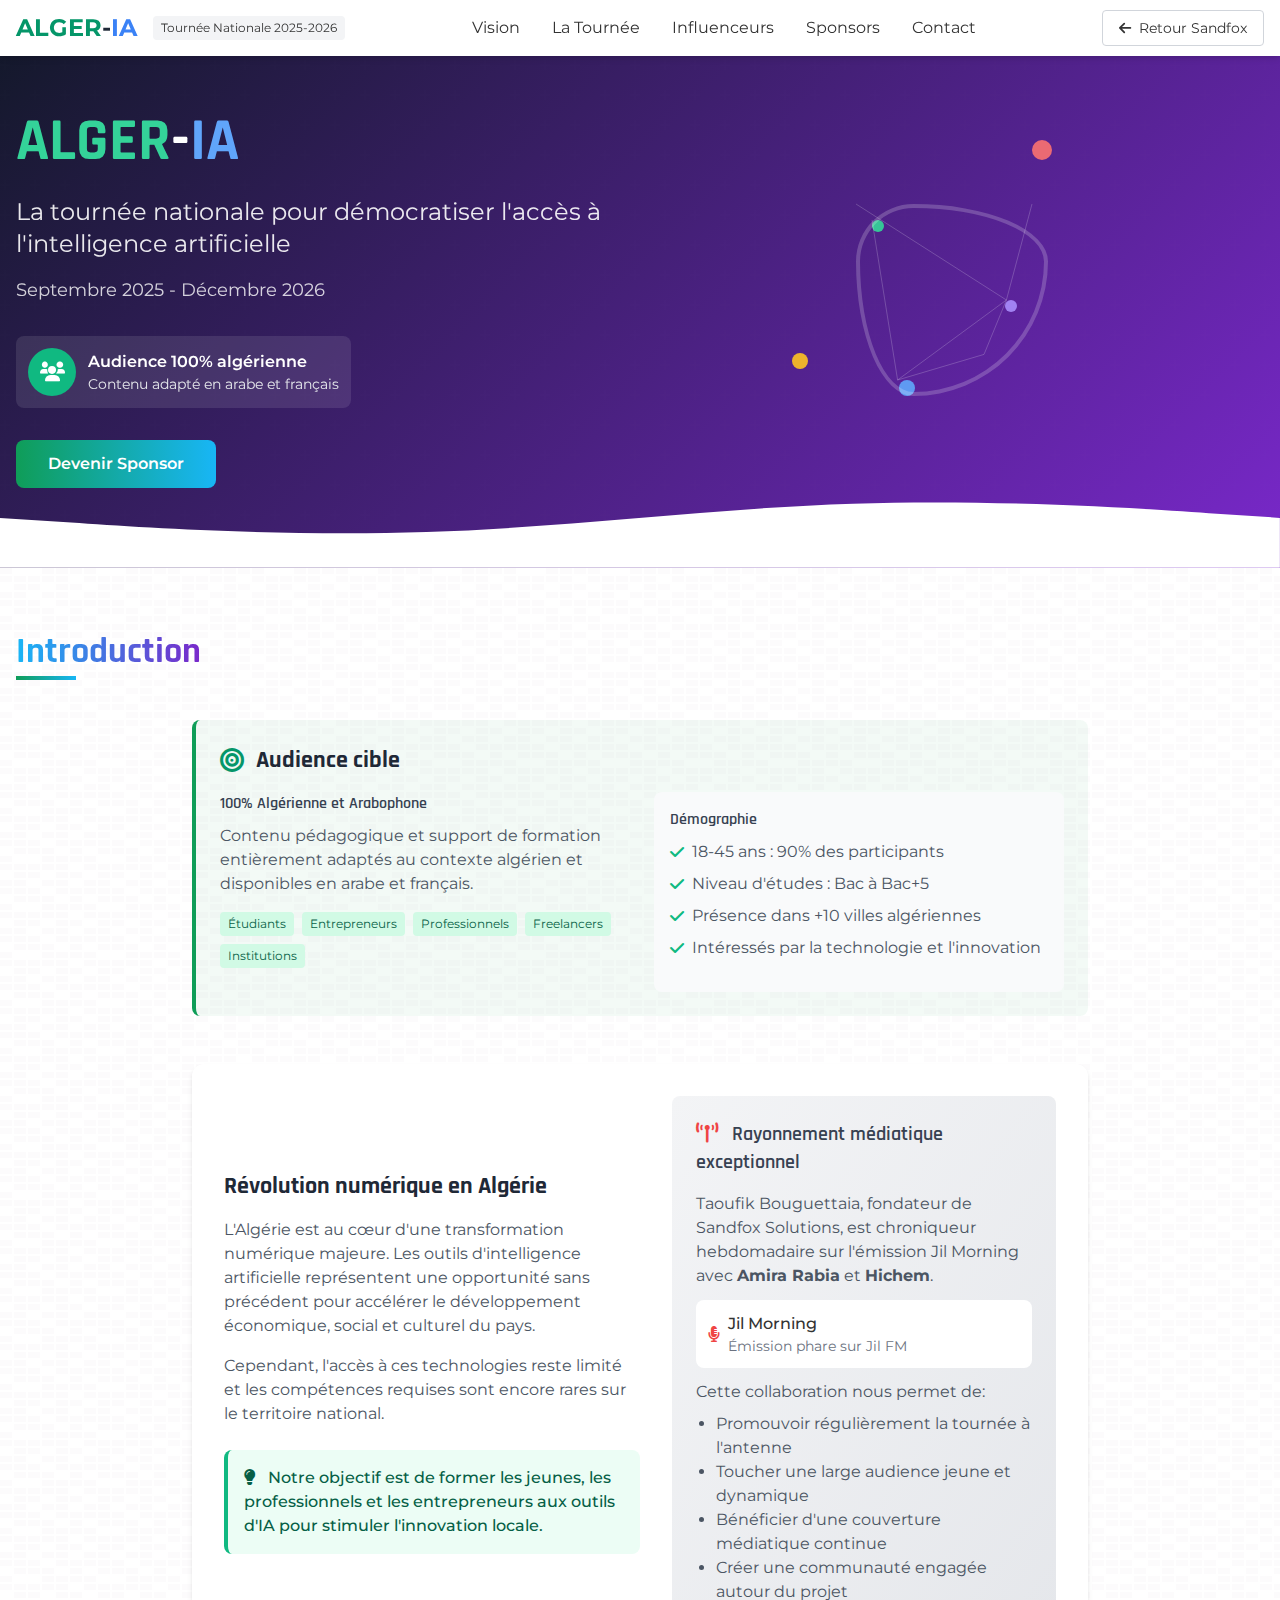
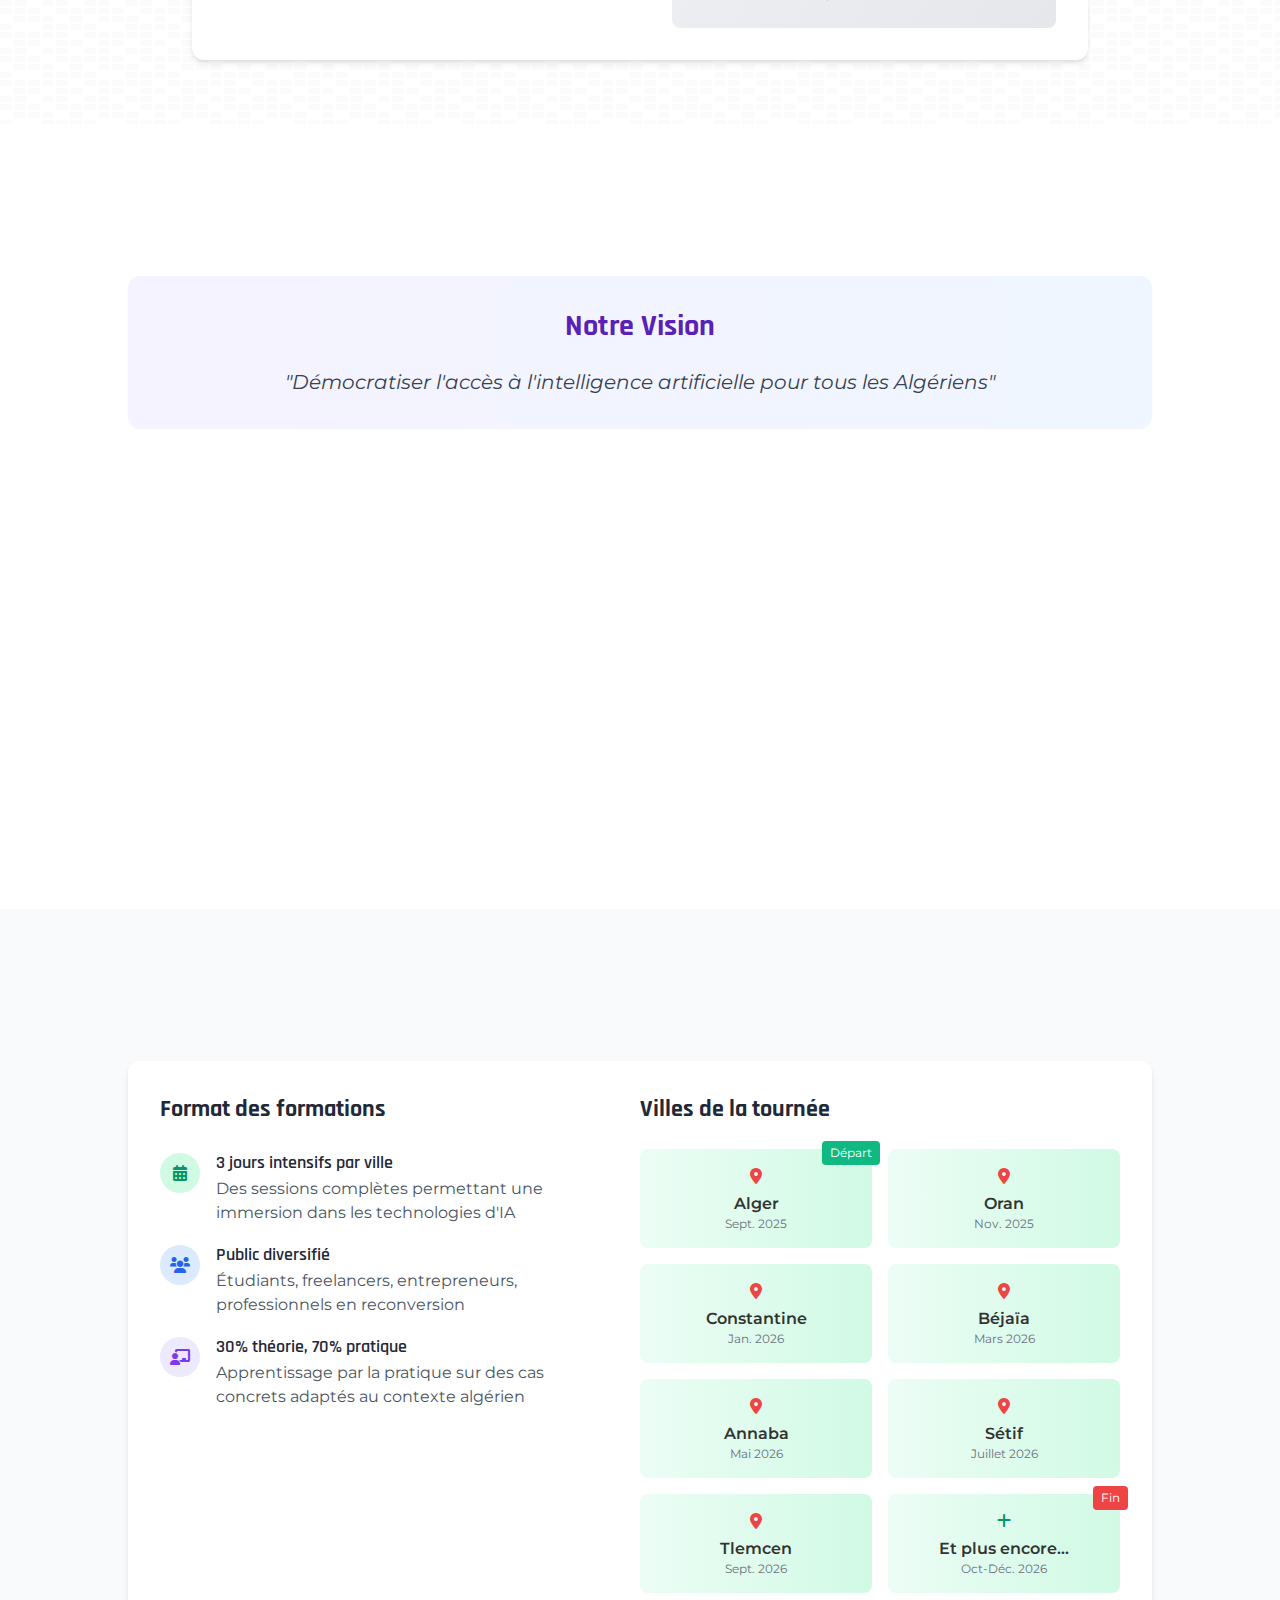
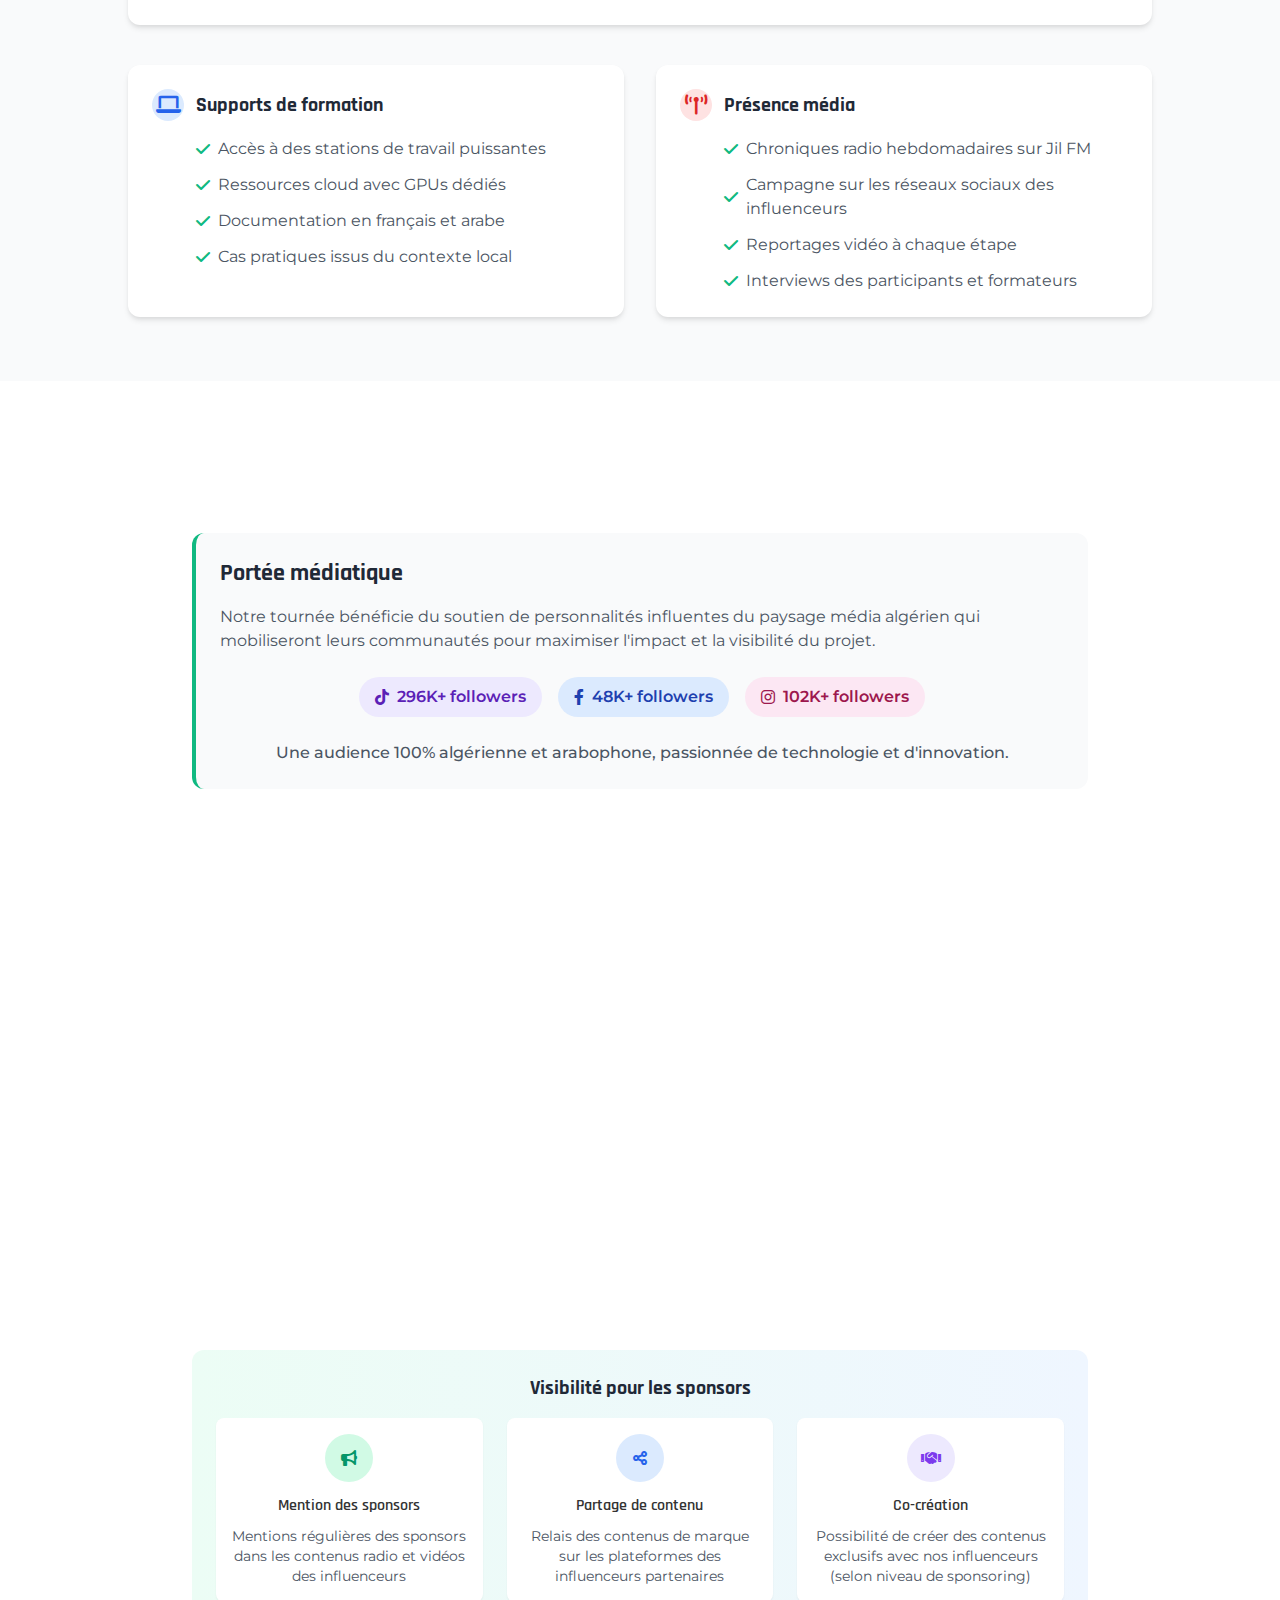
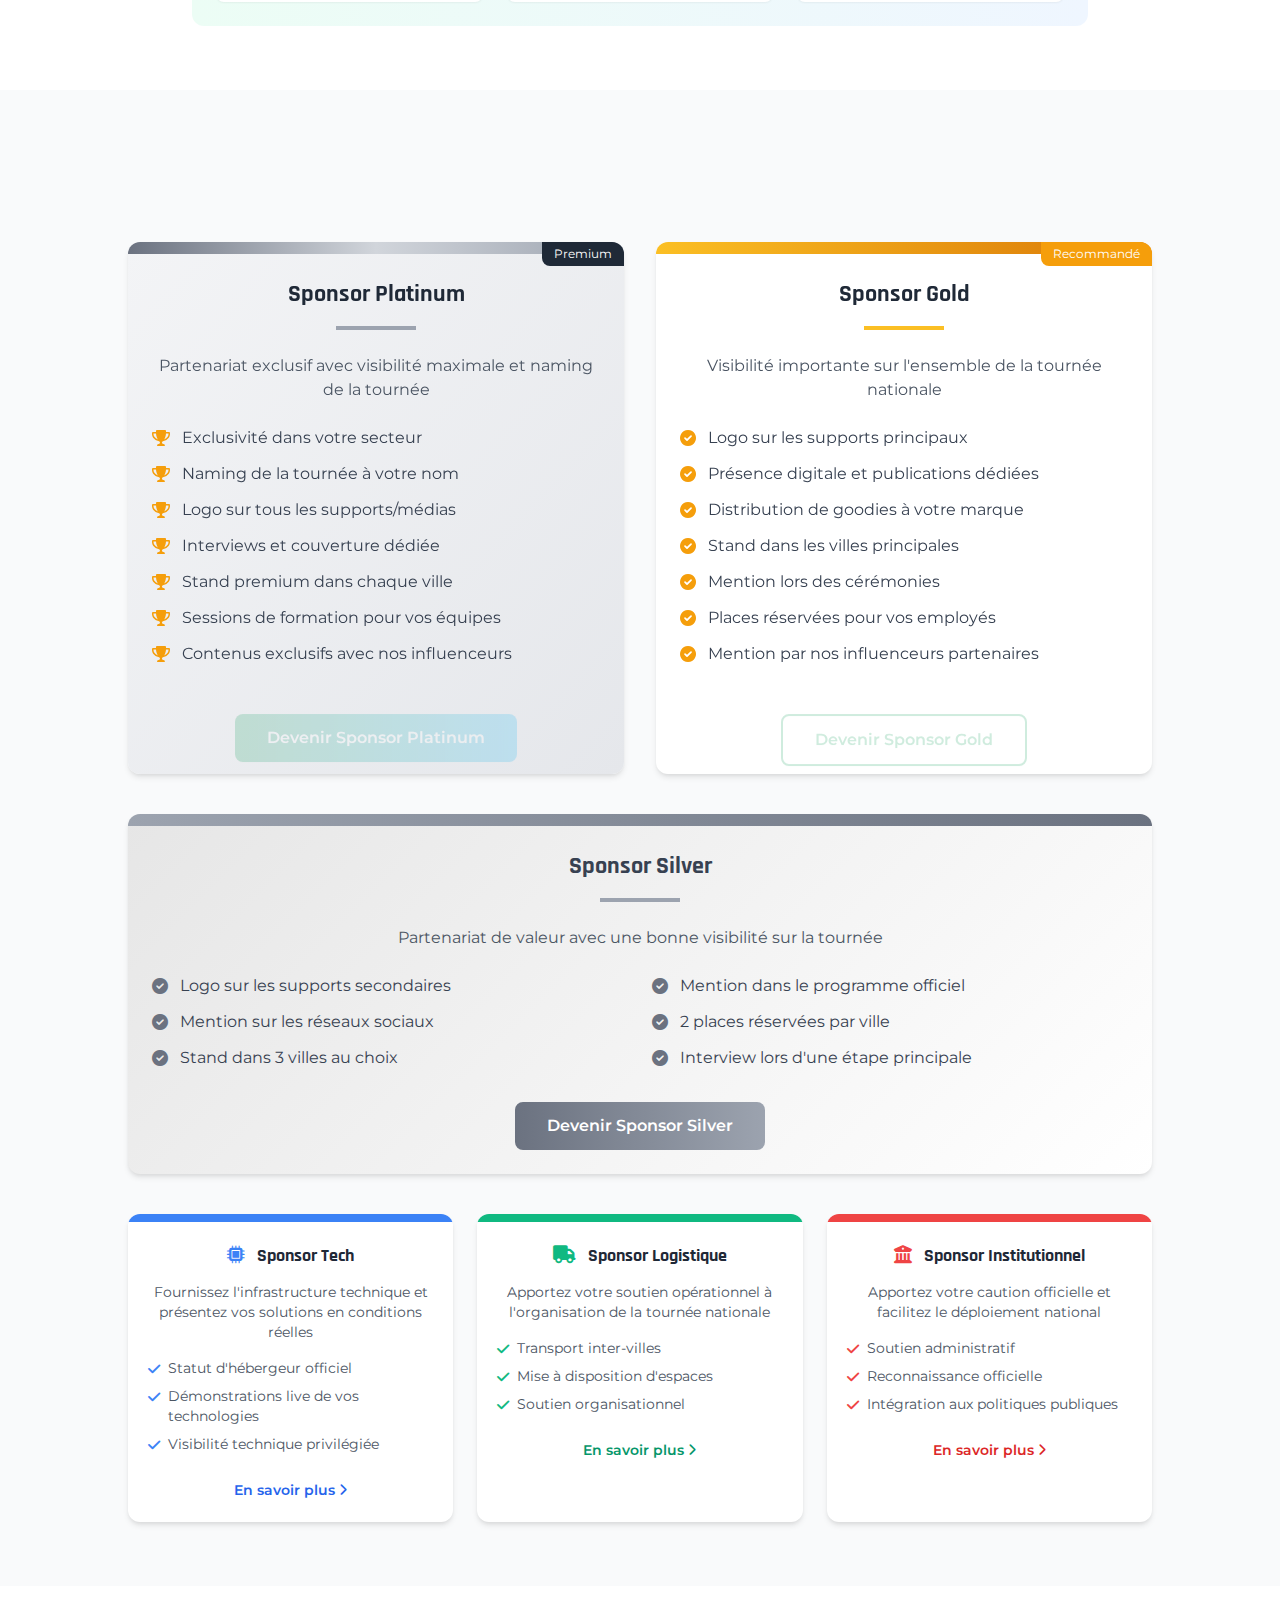
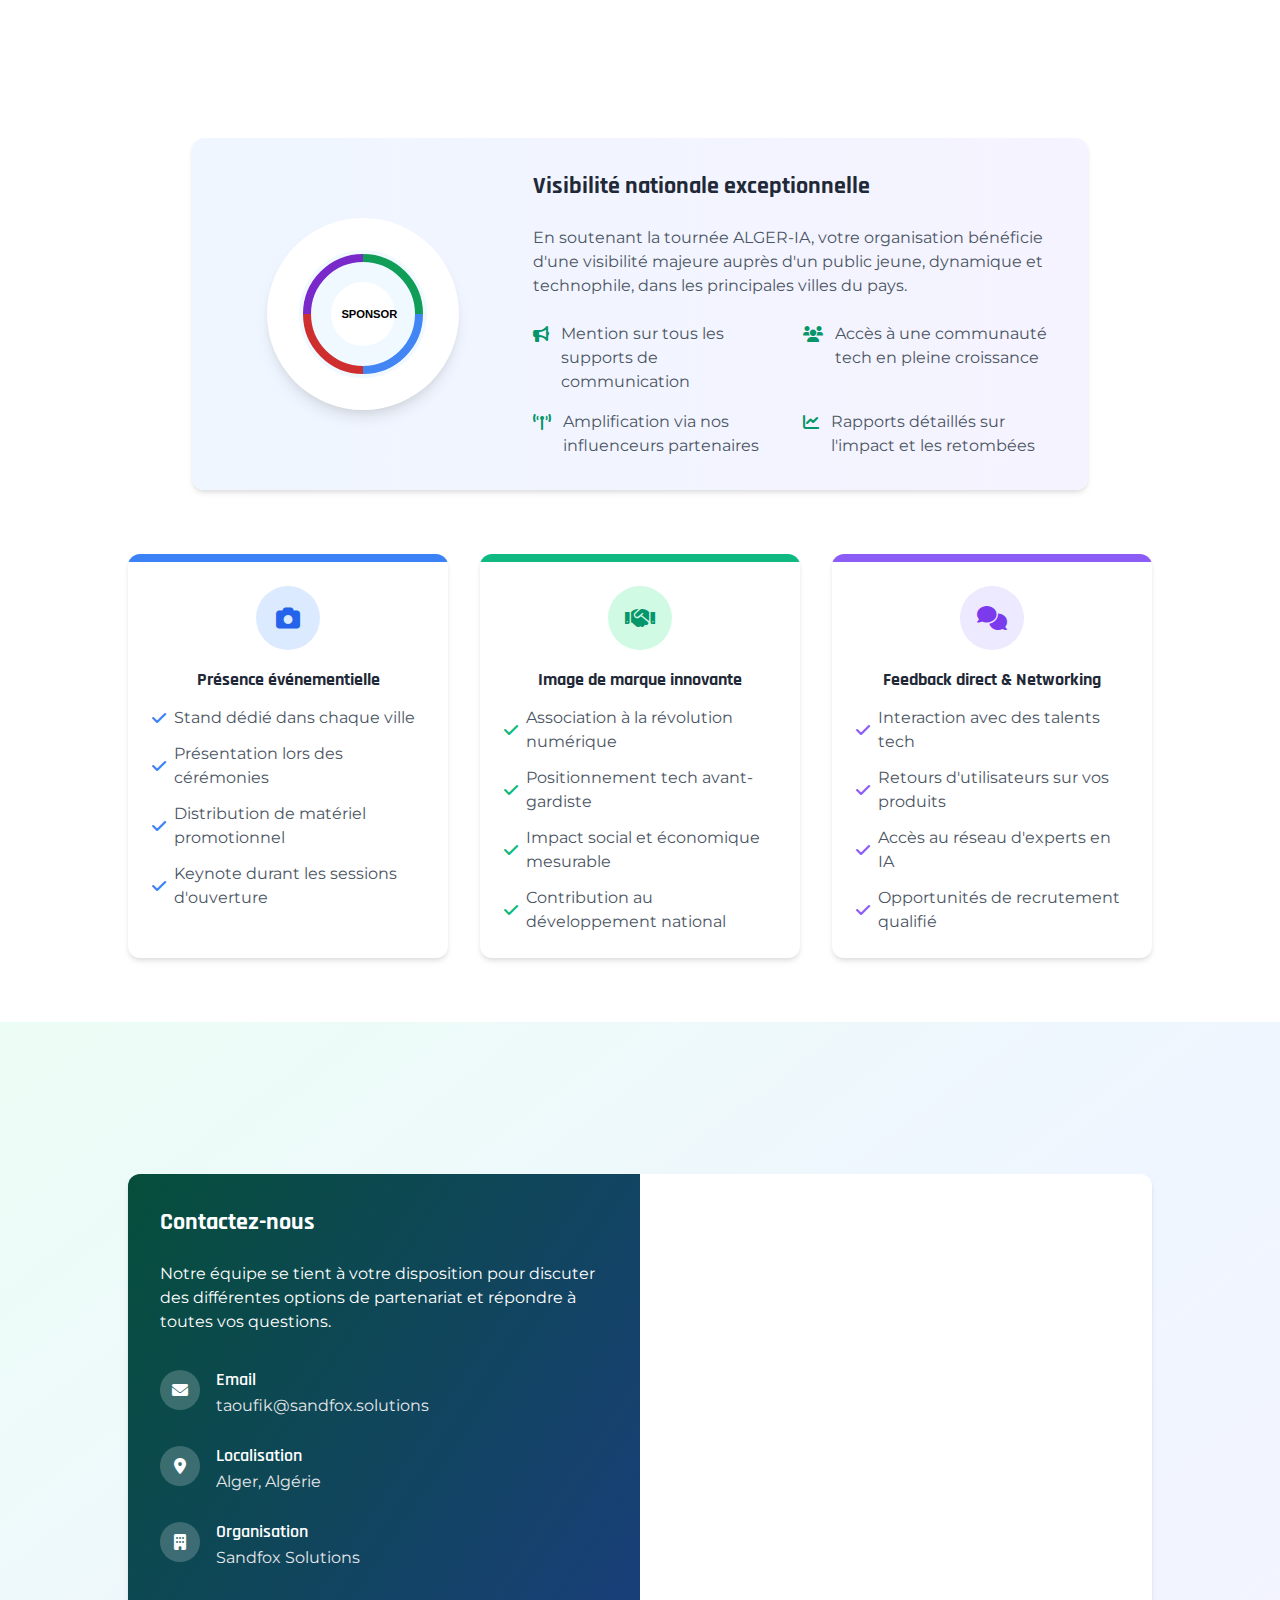
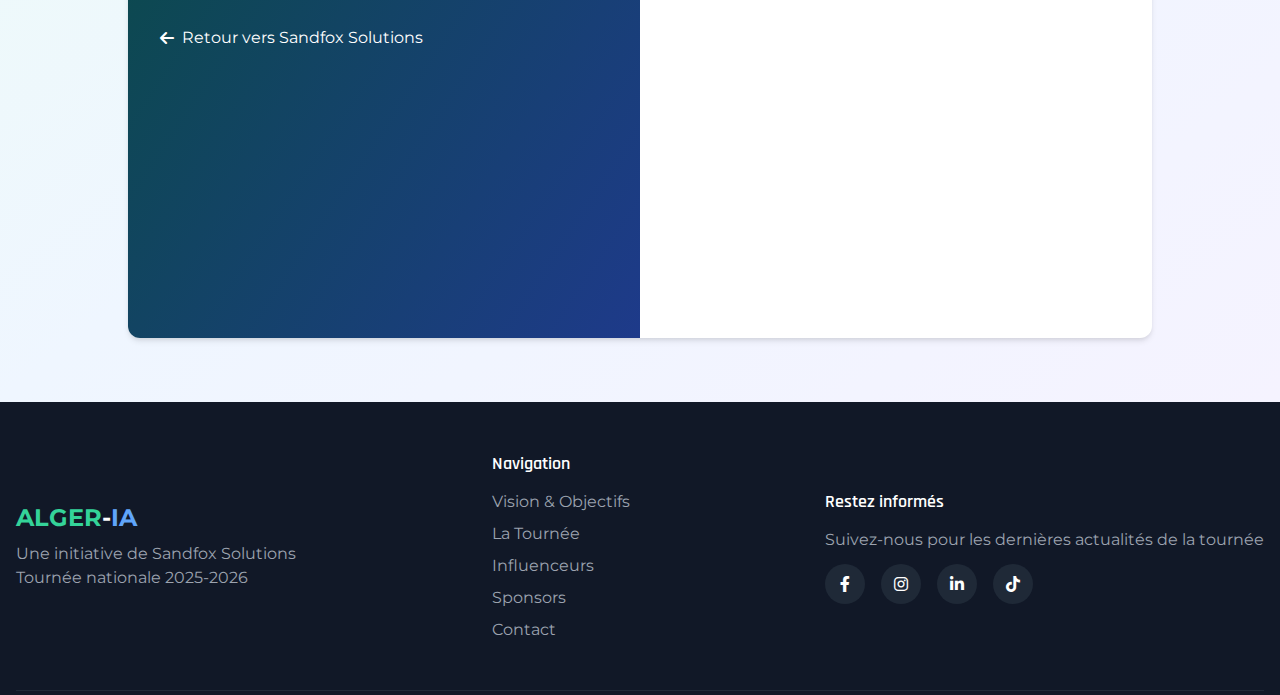
<file: index.html>
<html xmlns="http://www.w3.org/1999/xhtml" lang="en">

<head>
	<meta http-equiv="Content-Type" content="text/html; charset=utf-8" />
	<meta name="description" content="HTTrack is an easy-to-use website mirror utility. It allows you to download a World Wide website from the Internet to a local directory,building recursively all structures, getting html, images, and other files from the server to your computer. Links are rebuiltrelatively so that you can freely browse to the local site (works with any browser). You can mirror several sites together so that you can jump from one toanother. You can, also, update an existing mirror site, or resume an interrupted download. The robot is fully configurable, with an integrated help" />
	<meta name="keywords" content="httrack, HTTRACK, HTTrack, winhttrack, WINHTTRACK, WinHTTrack, offline browser, web mirror utility, aspirateur web, surf offline, web capture, www mirror utility, browse offline, local  site builder, website mirroring, aspirateur www, internet grabber, capture de site web, internet tool, hors connexion, unix, dos, windows 95, windows 98, solaris, ibm580, AIX 4.0, HTS, HTGet, web aspirator, web aspirateur, libre, GPL, GNU, free software" />
	<title>Local index - HTTrack Website Copier</title>
  <!-- Mirror and index made by HTTrack Website Copier/3.49-2 [XR&CO'2014] -->
	<style type="text/css">
	<!--

body {
	margin: 0;  padding: 0;  margin-bottom: 15px;  margin-top: 8px;
	background: #77b;
}
body, td {
	font: 14px "Trebuchet MS", Verdana, Arial, Helvetica, sans-serif;
	}

#subTitle {
	background: #000;  color: #fff;  padding: 4px;  font-weight: bold; 
	}

#siteNavigation a, #siteNavigation .current {
	font-weight: bold;  color: #448;
	}
#siteNavigation a:link    { text-decoration: none; }
#siteNavigation a:visited { text-decoration: none; }

#siteNavigation .current { background-color: #ccd; }

#siteNavigation a:hover   { text-decoration: none;  background-color: #fff;  color: #000; }
#siteNavigation a:active  { text-decoration: none;  background-color: #ccc; }


a:link    { text-decoration: underline;  color: #00f; }
a:visited { text-decoration: underline;  color: #000; }
a:hover   { text-decoration: underline;  color: #c00; }
a:active  { text-decoration: underline; }

#pageContent {
	clear: both;
	border-bottom: 6px solid #000;
	padding: 10px;  padding-top: 20px;
	line-height: 1.65em;
	background-image: url(backblue.gif);
	background-repeat: no-repeat;
	background-position: top right;
	}

#pageContent, #siteNavigation {
	background-color: #ccd;
	}


.imgLeft  { float: left;   margin-right: 10px;  margin-bottom: 10px; }
.imgRight { float: right;  margin-left: 10px;   margin-bottom: 10px; }

hr { height: 1px;  color: #000;  background-color: #000;  margin-bottom: 15px; }

h1 { margin: 0;  font-weight: bold;  font-size: 2em; }
h2 { margin: 0;  font-weight: bold;  font-size: 1.6em; }
h3 { margin: 0;  font-weight: bold;  font-size: 1.3em; }
h4 { margin: 0;  font-weight: bold;  font-size: 1.18em; }

.blak { background-color: #000; }
.hide { display: none; }
.tableWidth { min-width: 400px; }

.tblRegular       { border-collapse: collapse; }
.tblRegular td    { padding: 6px;  background-image: url(fade.gif);  border: 2px solid #99c; }
.tblHeaderColor, .tblHeaderColor td { background: #99c; }
.tblNoBorder td   { border: 0; }


// -->
</style>

</head>

<table width="76%" border="0" align="center" cellspacing="0" cellpadding="3" class="tableWidth">
	<tr>
	<td id="subTitle">HTTrack Website Copier - Open Source offline browser</td>
	</tr>
</table>
<table width="76%" border="0" align="center" cellspacing="0" cellpadding="0" class="tableWidth">
<tr class="blak">
<td>
	<table width="100%" border="0" align="center" cellspacing="1" cellpadding="0">
	<tr>
	<td colspan="6"> 
		<table width="100%" border="0" align="center" cellspacing="0" cellpadding="10">
		<tr> 
		<td id="pageContent"> 
<!-- ==================== End prologue ==================== -->

	<meta name="generator" content="HTTrack Website Copier/3.x">
	<TITLE>Local index - HTTrack</TITLE>
</HEAD>
<BODY>
<H1 ALIGN=Center>Index of locally available sites:</H1>
	<TABLE BORDER="0" WIDTH="100%" CELLSPACING="1" CELLPADDING="0">
		<TR>
			<TD BACKGROUND="fade.gif">
				&middot;
					<A HREF="page.genspark.site/page/toolu_014FyotUWW2ZwScTUXAagrGb/alger_ia_sponsors_ameliore.html">
						Alger-IA | TournÃ©e Nationale IA par Sandfox Solutions
					</A>		
			</TD>
		</TR>
	</TABLE>
	<BR>
	<BR>
	<BR>
  	<H6 ALIGN="RIGHT">
	<I>Mirror and index made by HTTrack Website Copier [XR&amp;CO'2008]</I>
	</H6>
	<!-- Mirror and index made by HTTrack Website Copier/3.49-2 [XR&CO'2014] -->
	<!-- Thanks for using HTTrack Website Copier! -->
	<meta HTTP-EQUIV="Refresh" CONTENT="0; URL=page.genspark.site/page/toolu_014FyotUWW2ZwScTUXAagrGb/alger_ia_sponsors_ameliore.html">


<!-- ==================== Start epilogue ==================== -->
		</td>
		</tr>
		</table>
	</td>
	</tr>
	</table>
</td>
</tr>
</table>

<table width="76%" border="0" align="center" valign="bottom" cellspacing="0" cellpadding="0">
	<tr>
	<td id="footer"><small>&copy; 2008 Xavier Roche & other contributors - Web Design: Leto Kauler.</small></td>
	</tr>
</table>

</body>

</html>
</file>
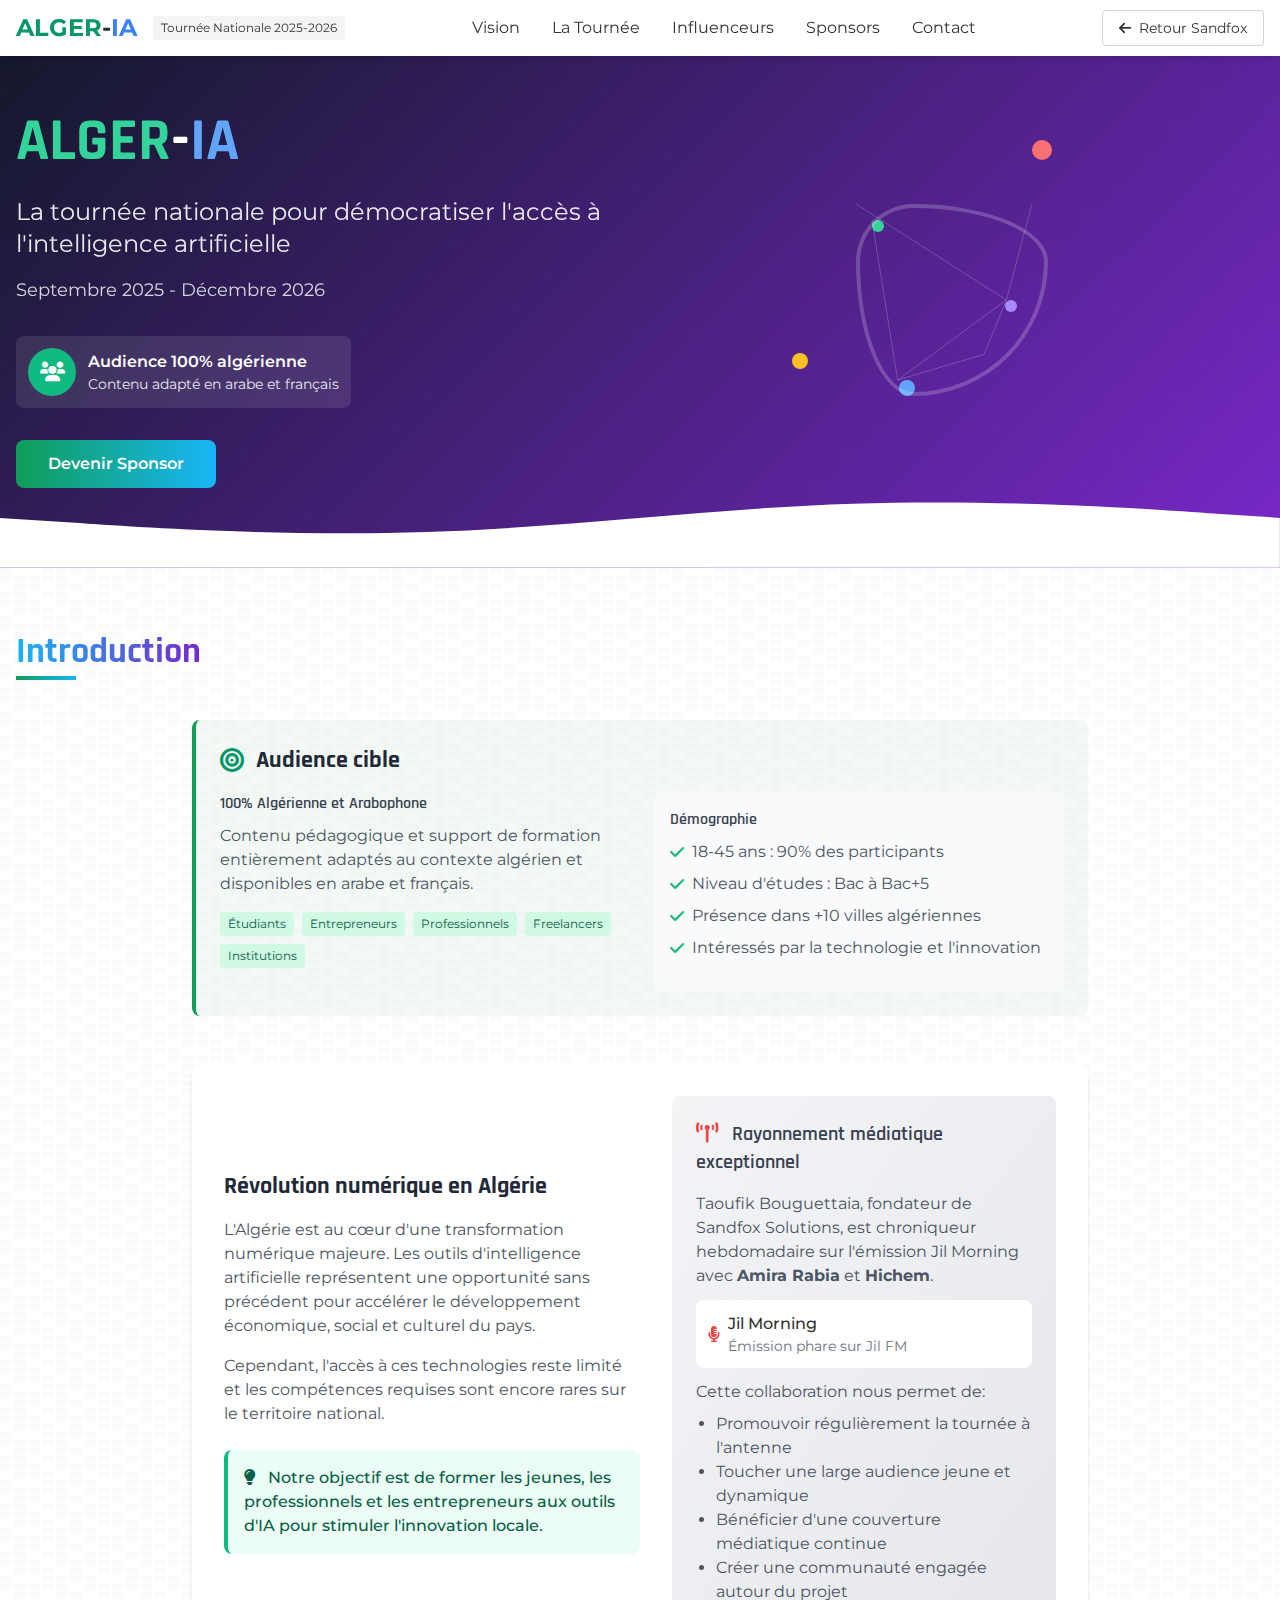
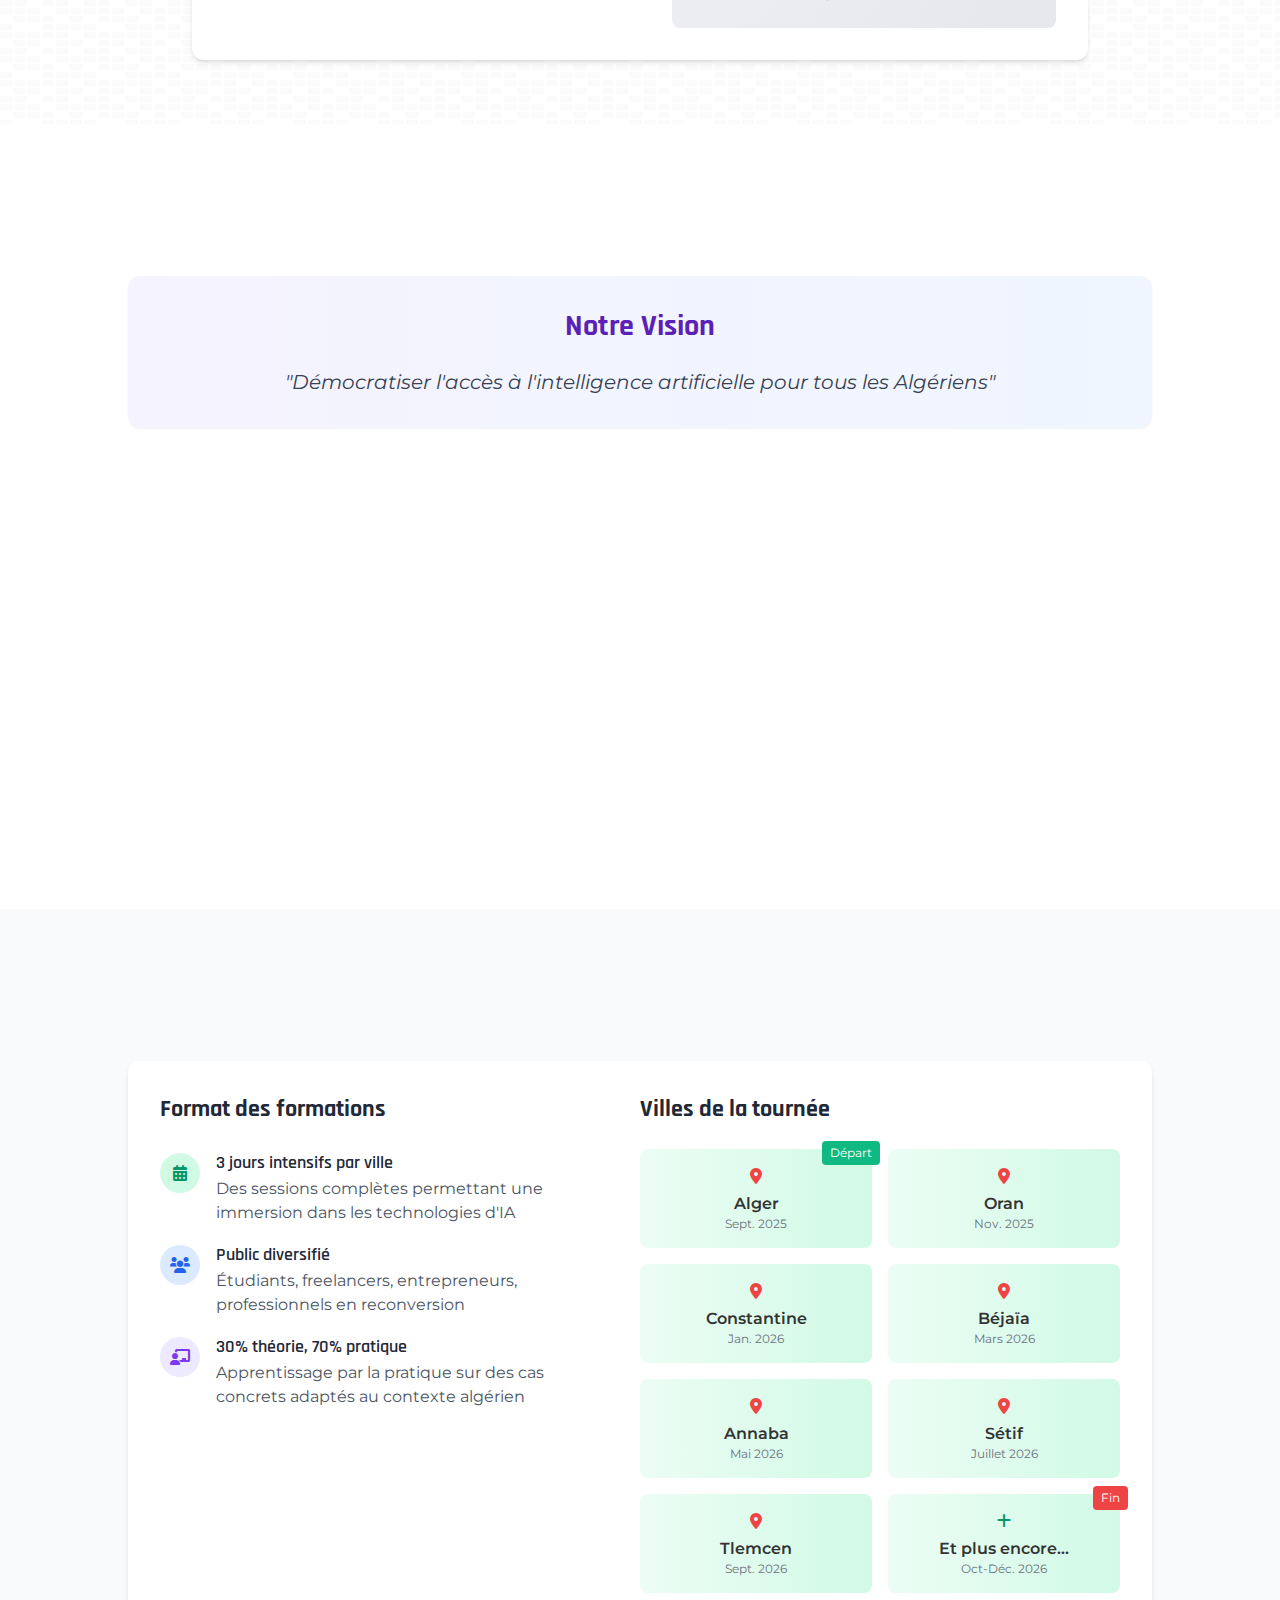
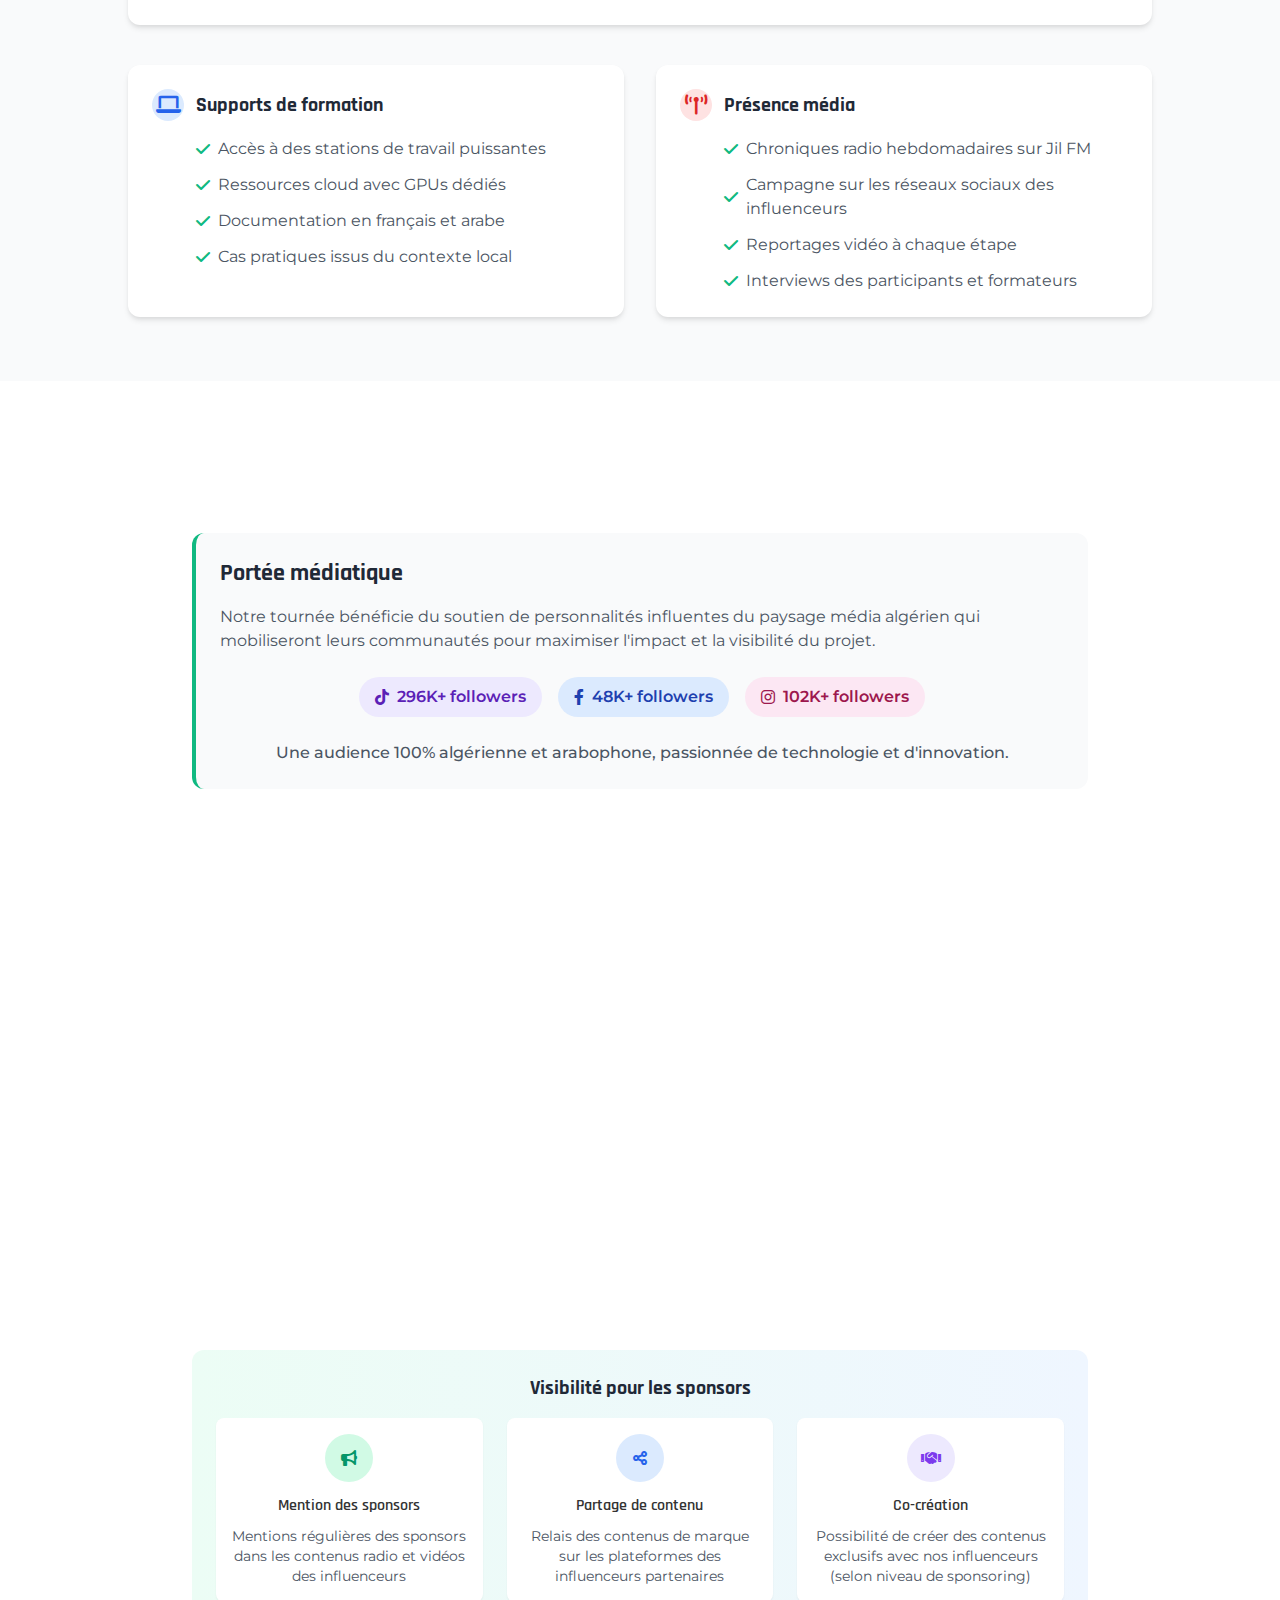
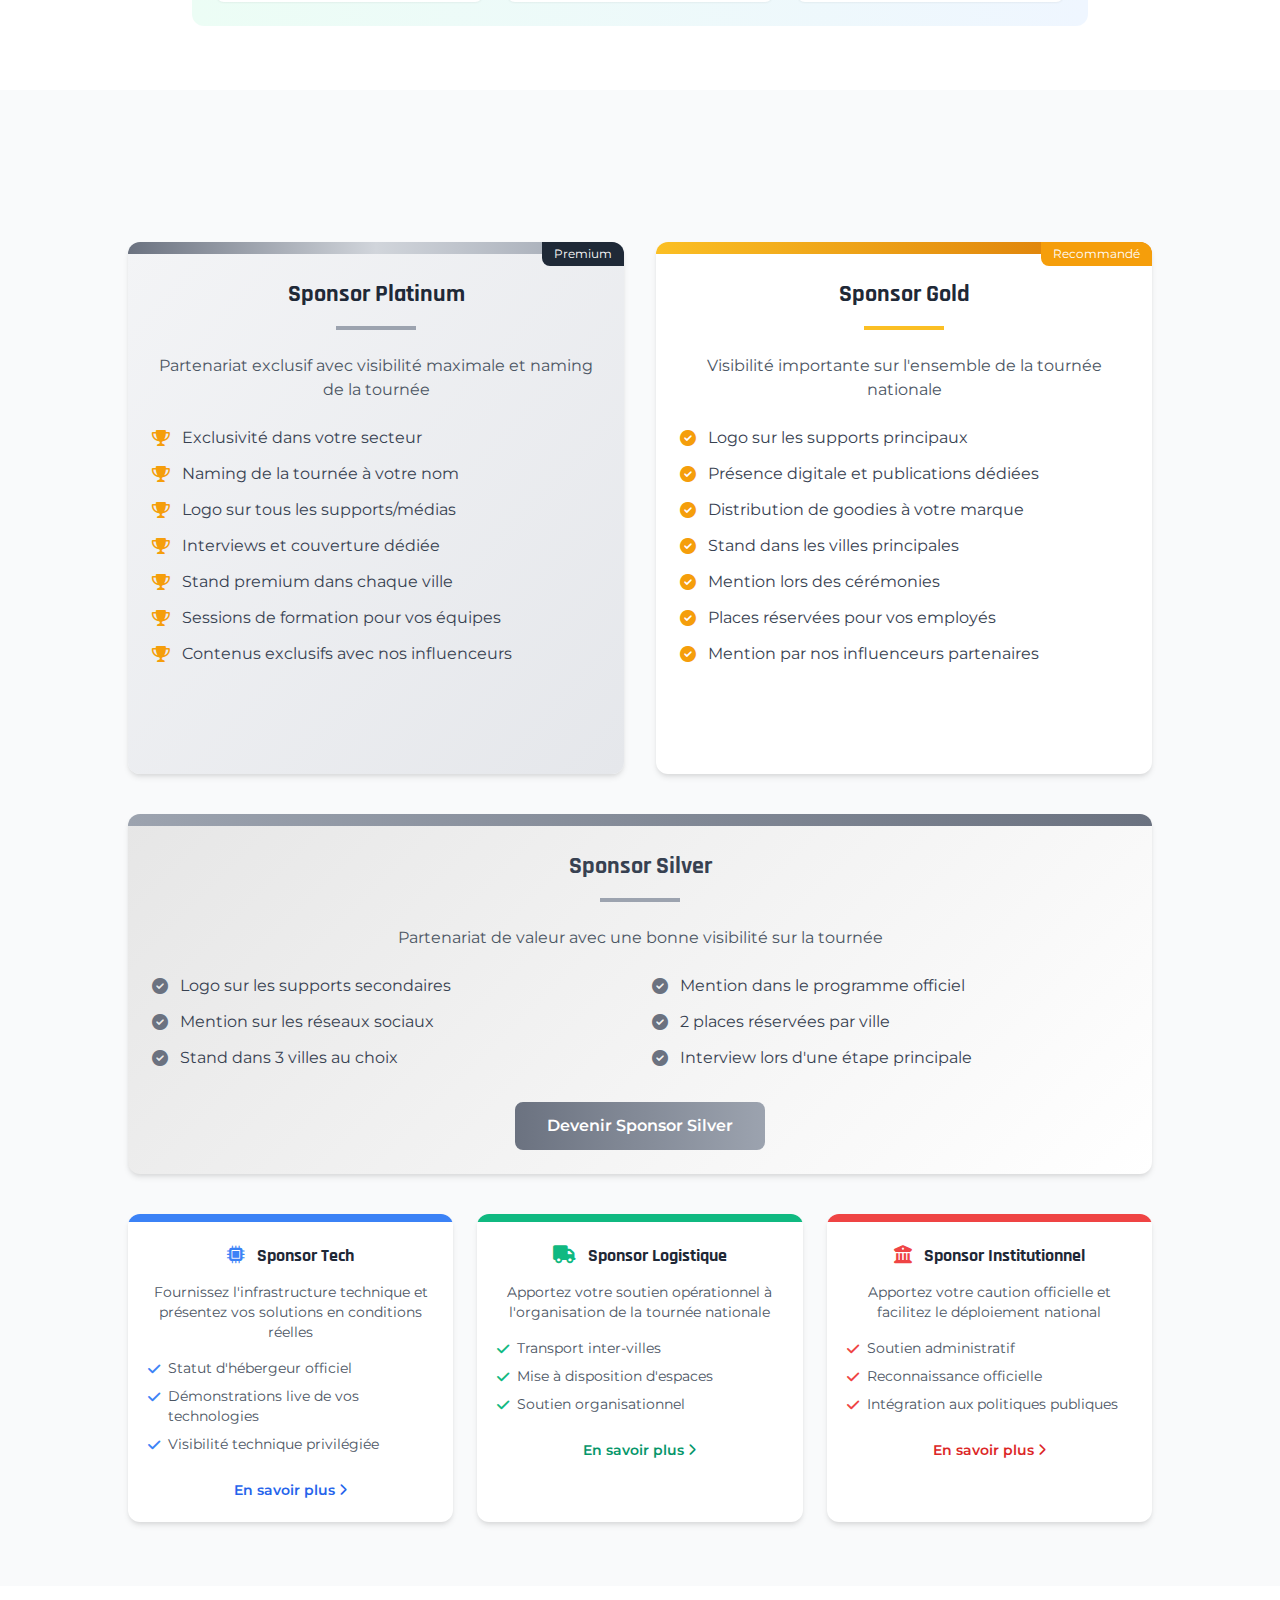
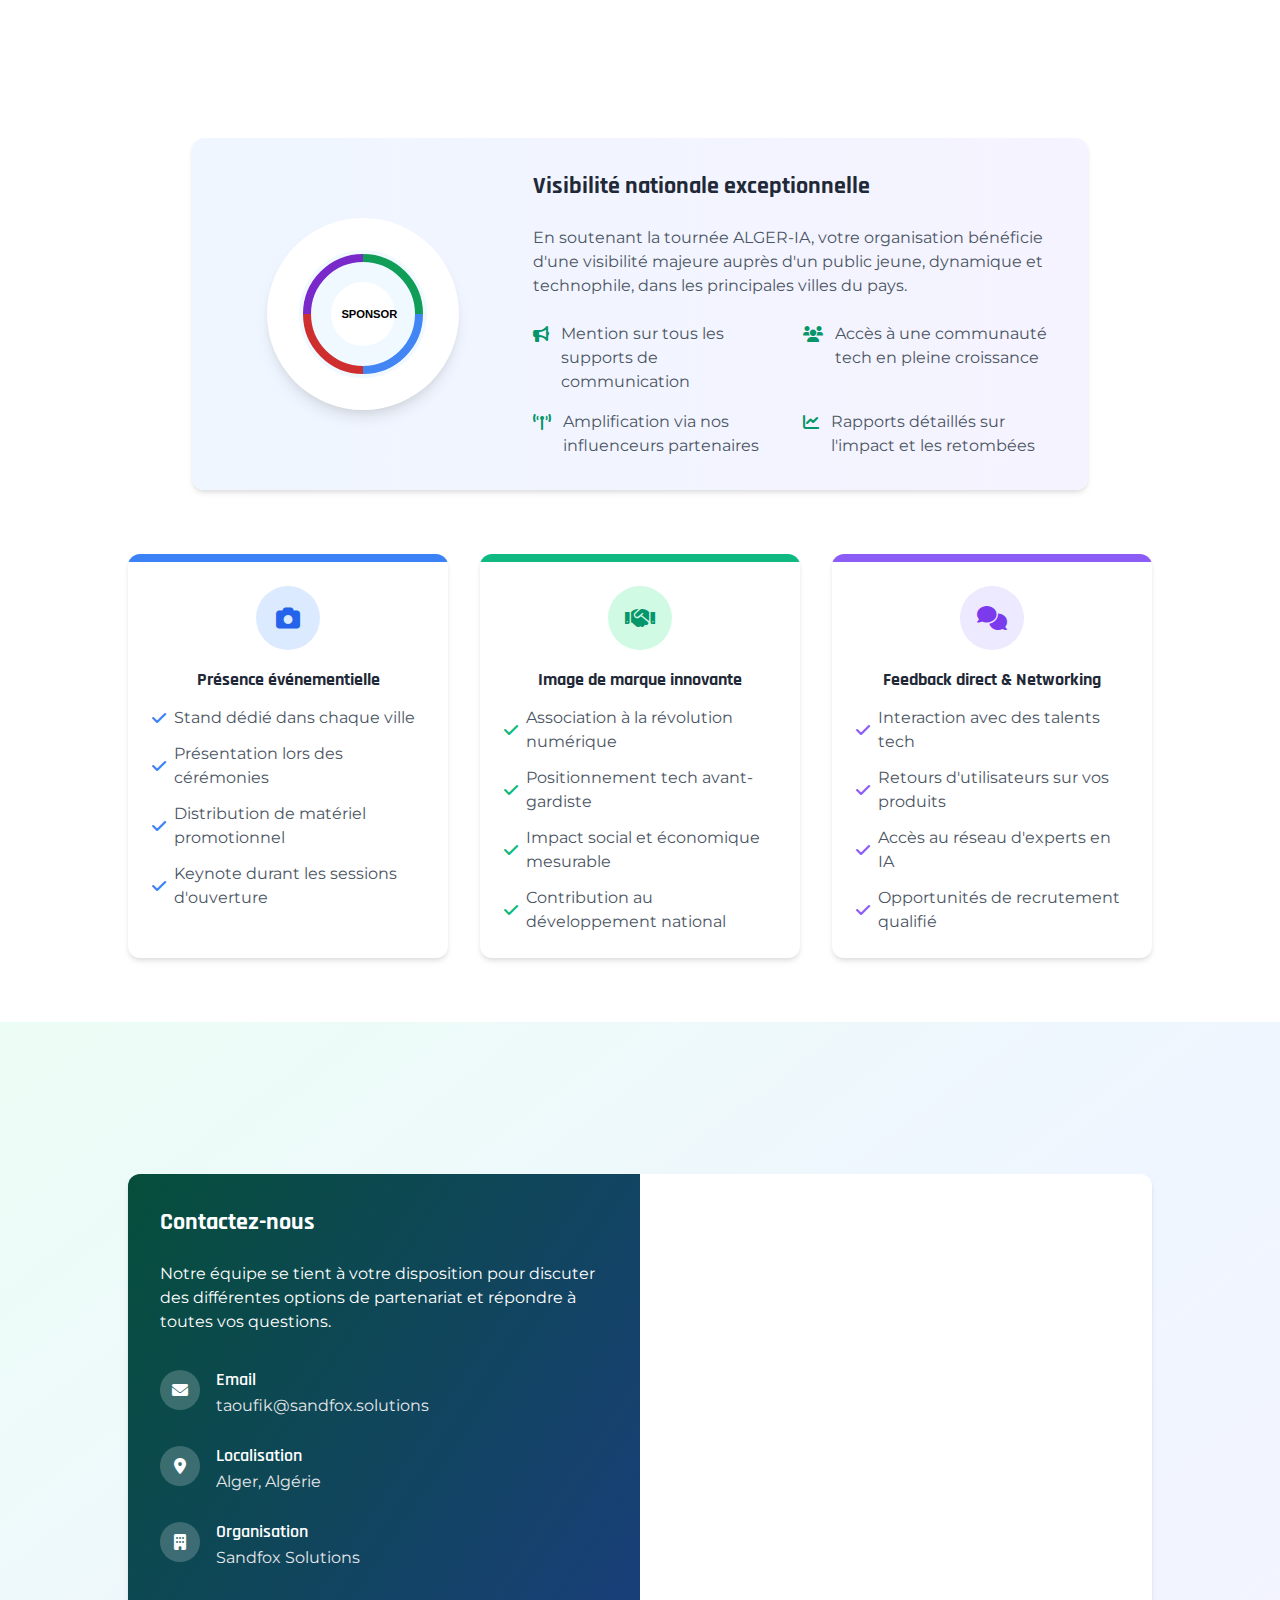
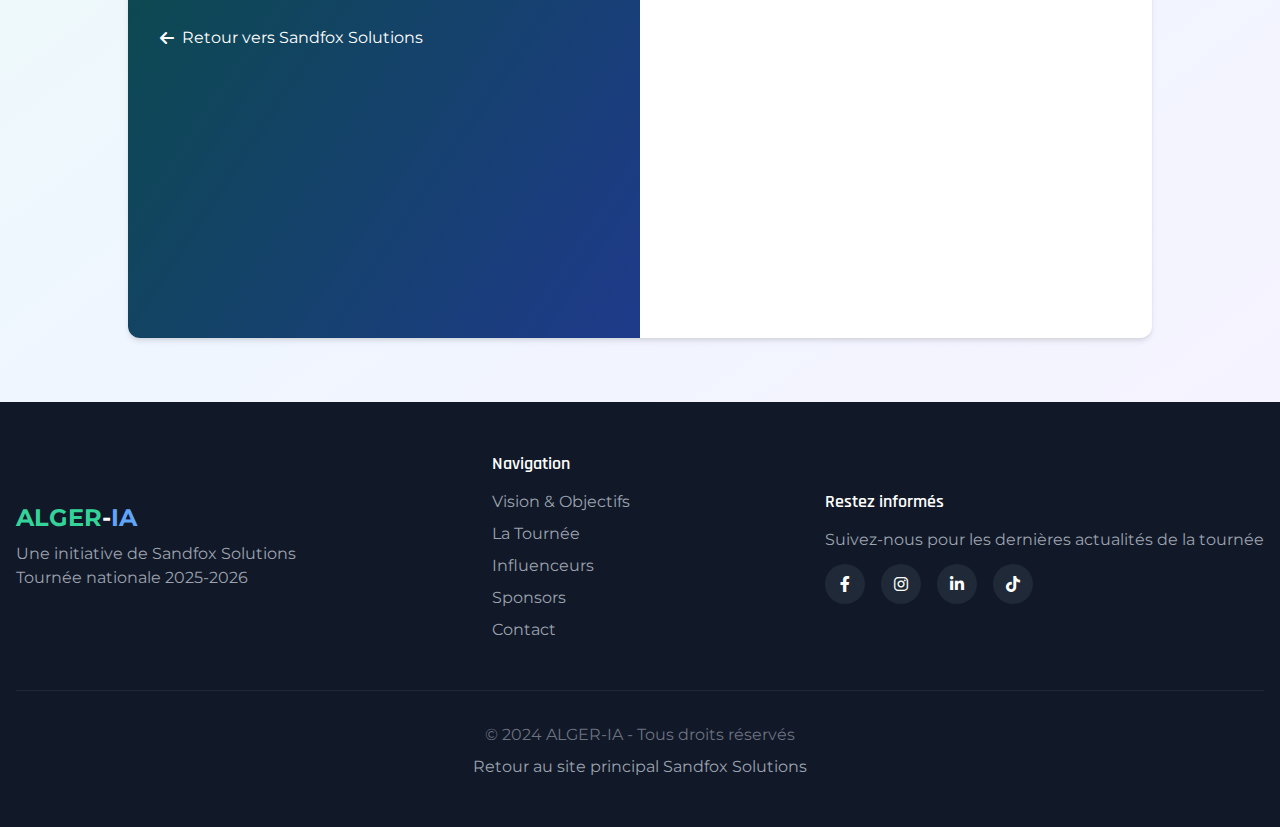
<file: page.genspark.site/page/toolu_014FyotUWW2ZwScTUXAagrGb/alger_ia_sponsors_ameliore.html>
<!DOCTYPE html>
<html lang="fr">

<!-- Mirrored from page.genspark.site/page/toolu_014FyotUWW2ZwScTUXAagrGb/alger_ia_sponsors_ameliore.html by HTTrack Website Copier/3.x [XR&CO'2014], Mon, 14 Apr 2025 16:37:06 GMT -->
<head>
    <meta charset="UTF-8">
    <meta name="viewport" content="width=device-width, initial-scale=1.0">
    <title>Alger-IA | Tournée Nationale IA par Sandfox Solutions</title>
    <link href="../../../cdn.jsdelivr.net/npm/tailwindcss%402.2.19/dist/tailwind.min.css" rel="stylesheet">
    <link href="../../../cdn.jsdelivr.net/npm/%40fortawesome/fontawesome-free%406.0.0/css/all.min.css" rel="stylesheet">
    <link href="https://fonts.googleapis.com/css2?family=Montserrat:wght@300;400;500;600;700;800&amp;family=Rajdhani:wght@400;500;600;700&amp;display=swap" rel="stylesheet">
    <style>
        :root {
            --algerian-green: #0f9d58;
            --algerian-red: #cf2e2e;
            --algerian-white: #ffffff;
            --tech-blue: #18b6f6;
            --tech-purple: #7928ca;
            --tech-dark: #111827;
        }
        
        body {
            font-family: 'Montserrat', sans-serif;
            background-color: #f9f9f9;
            color: #333;
            overflow-x: hidden;
            width: 100%;
            margin: 0;
            padding: 0;
            background-color: white;
        }
        
        h1, h2, h3, h4, h5, h6 {
            font-family: 'Rajdhani', sans-serif;
            font-weight: 600;
        }
        
        .hero-gradient {
            background: linear-gradient(135deg, var(--tech-dark) 0%, var(--tech-purple) 100%);
        }
        
        .ai-bg-pattern {
            background-image: url("data:image/svg+xml,%3Csvg width='60' height='60' viewBox='0 0 60 60' xmlns='http://www.w3.org/2000/svg'%3E%3Cg fill='none' fill-rule='evenodd'%3E%3Cg fill='%239C92AC' fill-opacity='0.05'%3E%3Cpath d='M36 34v-4h-2v4h-4v2h4v4h2v-4h4v-2h-4zm0-30V0h-2v4h-4v2h4v4h2V6h4V4h-4zM6 34v-4H4v4H0v2h4v4h2v-4h4v-2H6zM6 4V0H4v4H0v2h4v4h2V6h4V4H6z'/%3E%3C/g%3E%3C/g%3E%3C/svg%3E");
        }
        
        .circuit-border {
            border-image: linear-gradient(to right, var(--tech-blue), var(--algerian-green)) 1;
            border-width: 3px 0 0 0;
            border-style: solid;
        }
        
        .section-heading {
            background: linear-gradient(90deg, var(--tech-blue), var(--tech-purple));
            -webkit-background-clip: text;
            background-clip: text;
            color: transparent;
            position: relative;
            display: inline-block;
        }
        
        .section-heading::after {
            content: '';
            position: absolute;
            bottom: -8px;
            left: 0;
            width: 60px;
            height: 4px;
            background: linear-gradient(90deg, var(--algerian-green), var(--tech-blue));
        }
        
        .btn-primary {
            background: linear-gradient(90deg, var(--algerian-green), var(--tech-blue));
            color: white;
            font-weight: 600;
            transition: all 0.3s;
        }
        
        .btn-primary:hover {
            transform: translateY(-3px);
            box-shadow: 0 10px 20px rgba(0, 0, 0, 0.1);
        }
        
        .btn-outline {
            border: 2px solid var(--algerian-green);
            color: var(--algerian-green);
            font-weight: 600;
            transition: all 0.3s;
        }
        
        .btn-outline:hover {
            background-color: var(--algerian-green);
            color: white;
        }
        
        .card {
            transition: all 0.3s;
        }
        
        .card:hover {
            transform: translateY(-5px);
            box-shadow: 0 15px 30px rgba(0, 0, 0, 0.1);
        }
        
        .algerian-pattern {
            background-color: #ffffff;
            background-image: url("data:image/svg+xml,%3Csvg width='84' height='48' viewBox='0 0 84 48' xmlns='http://www.w3.org/2000/svg'%3E%3Cpath d='M0 0h12v6H0V0zm28 8h12v6H28V8zm14-8h12v6H42V0zm14 0h12v6H56V0zm0 8h12v6H56V8zM42 8h12v6H42V8zm0 16h12v6H42v-6zm14-8h12v6H56v-6zm14 0h12v6H70v-6zm0-16h12v6H70V0zM28 32h12v6H28v-6zM14 16h12v6H14v-6zM0 24h12v6H0v-6zm0 8h12v6H0v-6zm14 0h12v6H14v-6zm14 8h12v6H28v-6zm-14 0h12v6H14v-6zm28 0h12v6H42v-6zm14-8h12v6H56v-6zm0-8h12v6H56v-6zm14 8h12v6H70v-6zm0 8h12v6H70v-6zM14 24h12v6H14v-6zm14-8h12v6H28v-6zM14 8h12v6H14V8zM0 8h12v6H0V8z' fill='%239C92AC' fill-opacity='0.03' fill-rule='evenodd'/%3E%3C/svg%3E");
        }
        
        .neuron-shape {
            position: relative;
        }
        
        .neuron-shape::before {
            content: '';
            position: absolute;
            top: -50px;
            right: -50px;
            width: 200px;
            height: 200px;
            border-radius: 50%;
            background: radial-gradient(circle, rgba(15, 157, 88, 0.1) 0%, rgba(24, 182, 246, 0.05) 70%, rgba(255, 255, 255, 0) 100%);
            z-index: -1;
        }
        
        .flag-gradient {
            background: linear-gradient(to right, rgba(15, 157, 88, 0.8), rgba(255, 255, 255, 0.8), rgba(207, 46, 46, 0.8));
        }
        
        /* Animation pour les éléments de l'IA */
        @keyframes pulse {
            0% { opacity: 0.5; }
            50% { opacity: 1; }
            100% { opacity: 0.5; }
        }
        
        .ai-node {
            animation: pulse 2s infinite;
        }
        
        /* Styles spécifiques pour les profils influenceurs */
        .influencer-card {
            background: linear-gradient(145deg, #111827, #1e293b);
            border-radius: 16px;
            overflow: hidden;
            transition: all 0.3s ease;
        }
        
        .influencer-card:hover {
            transform: translateY(-10px);
            box-shadow: 0 20px 30px rgba(0, 0, 0, 0.2);
        }
        
        .influencer-img {
            width: 100px;
            height: 100px;
            border-radius: 50%;
            border: 3px solid var(--algerian-green);
            object-fit: cover;
        }
        
        .social-badge {
            border-radius: 20px;
            padding: 2px 10px;
            font-size: 0.8rem;
            font-weight: 600;
            display: inline-flex;
            align-items: center;
            margin-right: 5px;
            margin-bottom: 5px;
        }
        
        .tiktok-badge {
            background: #000;
            color: #fff;
        }
        
        .instagram-badge {
            background: linear-gradient(45deg, #f09433 0%, #e6683c 25%, #dc2743 50%, #cc2366 75%, #bc1888 100%);
            color: #fff;
        }
        
        .facebook-badge {
            background: #3b5998;
            color: #fff;
        }
        
        /* Silver package style */
        .silver-card {
            background-color: #f0f0f0;
            background-image: linear-gradient(135deg, #e6e6e6 0%, #ffffff 100%);
        }
        
        .silver-highlight {
            color: #6b7280;
        }
        
        .btn-silver {
            background: linear-gradient(90deg, #6b7280, #9ca3af);
            color: white;
            font-weight: 600;
            transition: all 0.3s;
        }
        
        .btn-silver:hover {
            transform: translateY(-3px);
            box-shadow: 0 10px 20px rgba(0, 0, 0, 0.1);
            background: linear-gradient(90deg, #4b5563, #6b7280);
        }
        
        /* Audience target section */
        .audience-section {
            background-color: rgba(15, 157, 88, 0.05);
            border-left: 4px solid var(--algerian-green);
        }
        
        .arab-text {
            font-family: 'Amiri', serif;
            direction: rtl;
        }
    </style>
</head>
<body>
    <!-- Navbar -->
    <nav class="bg-white shadow-md fixed w-full z-50">
        <div class="container mx-auto px-4 py-3 flex justify-between items-center">
            <div class="flex items-center">
                <a href="#" class="text-2xl font-bold text-gray-800">
                    <span class="text-green-600">ALGER</span>-<span class="text-blue-500">IA</span>
                </a>
                <div class="ml-4 hidden md:flex">
                    <span class="px-2 py-1 rounded bg-gray-100 text-xs">Tournée Nationale 2025-2026</span>
                </div>
            </div>
            <div class="hidden md:flex space-x-8">
                <a href="#vision" class="hover:text-green-600 transition-colors">Vision</a>
                <a href="#tournee" class="hover:text-green-600 transition-colors">La Tournée</a>
                <a href="#influenceurs" class="hover:text-green-600 transition-colors">Influenceurs</a>
                <a href="#sponsors" class="hover:text-green-600 transition-colors">Sponsors</a>
                <a href="#contact" class="hover:text-green-600 transition-colors">Contact</a>
            </div>
            <div>
                <a href="index.html" class="px-4 py-2 text-sm rounded border border-gray-300 hover:border-green-600 hover:text-green-600 transition-colors">
                    <i class="fas fa-arrow-left mr-1"></i> Retour Sandfox
                </a>
            </div>
        </div>
    </nav>

    <!-- Hero Section -->
    <section class="hero-gradient pt-28 pb-20 text-white relative overflow-hidden">
        <div class="ai-bg-pattern absolute inset-0 opacity-20"></div>
        <div class="container mx-auto px-4 flex flex-col md:flex-row items-center justify-between relative z-10">
            <div class="md:w-1/2 mb-10 md:mb-0">
                <h1 class="text-5xl md:text-6xl font-bold leading-tight mb-6">
                    <span class="text-green-400">ALGER</span>-<span class="text-blue-400">IA</span>
                </h1>
                <p class="text-xl md:text-2xl mb-4 opacity-90">
                    La tournée nationale pour démocratiser l'accès à l'intelligence artificielle
                </p>
                <p class="text-lg mb-8 opacity-80">
                    Septembre 2025 - Décembre 2026
                </p>
                
                <!-- Audience Target Badge -->
                <div class="mb-8 bg-white bg-opacity-10 p-3 rounded-lg inline-block">
                    <div class="flex items-center">
                        <div class="w-12 h-12 rounded-full bg-green-500 flex items-center justify-center mr-3">
                            <i class="fas fa-users text-white text-xl"></i>
                        </div>
                        <div>
                            <p class="text-white font-semibold">Audience 100% algérienne</p>
                            <p class="text-sm text-gray-200">Contenu adapté en arabe et français</p>
                        </div>
                    </div>
                </div>
                
                <div class="flex flex-wrap items-center">
                    <a href="#contact" class="btn-primary px-8 py-3 rounded-lg mr-4 mb-3 md:mb-0">
                        Devenir Sponsor
                    </a>
                </div>
            </div>
            <div class="md:w-1/2 flex justify-center">
                <div class="relative w-80 h-80">
                    <!-- Représentation visuelle d'un réseau de neurones -->
                    <div class="absolute w-full h-full">
                        <!-- Nœuds du réseau -->
                        <div class="absolute top-1/4 left-1/4 w-3 h-3 bg-green-400 rounded-full ai-node"></div>
                        <div class="absolute top-3/4 left-1/3 w-4 h-4 bg-blue-400 rounded-full ai-node"></div>
                        <div class="absolute top-1/2 left-2/3 w-3 h-3 bg-purple-400 rounded-full ai-node"></div>
                        <div class="absolute top-1/5 left-3/4 w-5 h-5 bg-red-400 rounded-full ai-node"></div>
                        <div class="absolute top-2/3 left-3/5 w-4 h-4 bg-yellow-400 rounded-full ai-node"></div>
                        
                        <!-- Connexions du réseau -->
                        <svg class="absolute inset-0" width="100%" height="100%">
                            <line x1="25%" y1="25%" x2="33%" y2="75%" stroke="rgba(255,255,255,0.2)" stroke-width="1" />
                            <line x1="33%" y1="75%" x2="67%" y2="50%" stroke="rgba(255,255,255,0.2)" stroke-width="1" />
                            <line x1="67%" y1="50%" x2="20%" y2="20%" stroke="rgba(255,255,255,0.2)" stroke-width="1" />
                            <line x1="75%" y1="20%" x2="67%" y2="50%" stroke="rgba(255,255,255,0.2)" stroke-width="1" />
                            <line x1="60%" y1="67%" x2="67%" y2="50%" stroke="rgba(255,255,255,0.2)" stroke-width="1" />
                            <line x1="60%" y1="67%" x2="33%" y2="75%" stroke="rgba(255,255,255,0.2)" stroke-width="1" />
                        </svg>
                        
                        <!-- Silhouette de l'Algérie -->
                        <div class="absolute inset-0 flex items-center justify-center">
                            <div class="w-48 h-48 border-4 border-white opacity-20" style="border-radius: 30% 70% 70% 30% / 30% 30% 70% 70%;">
                            </div>
                        </div>
                    </div>
                </div>
            </div>
        </div>
        
        <!-- Wave pattern en bas du hero -->
        <div class="absolute bottom-0 left-0 right-0">
            <svg xmlns="http://www.w3.org/2000/svg" viewBox="0 0 1440 120">
                <path fill="#ffffff" fill-opacity="1" d="M0,64L80,69.3C160,75,320,85,480,80C640,75,800,53,960,48C1120,43,1280,53,1360,58.7L1440,64L1440,120L1360,120C1280,120,1120,120,960,120C800,120,640,120,480,120C320,120,160,120,80,120L0,120Z"></path>
            </svg>
        </div>
    </section>

    <!-- Introduction Section avec audience cible -->
    <section class="py-16 algerian-pattern">
        <div class="container mx-auto px-4">
            <h2 class="text-4xl font-bold mb-12 text-center section-heading">Introduction</h2>
            
            <!-- Audience cible section -->
            <div class="max-w-4xl mx-auto mb-12 p-6 audience-section rounded-lg">
                <h3 class="text-2xl font-bold mb-4 text-gray-800 flex items-center">
                    <i class="fas fa-bullseye text-green-600 mr-3"></i>
                    Audience cible
                </h3>
                <div class="grid grid-cols-1 md:grid-cols-2 gap-6">
                    <div>
                        <h4 class="font-semibold mb-2 text-gray-700">100% Algérienne et Arabophone</h4>
                        <p class="text-gray-600 mb-4">
                            Contenu pédagogique et support de formation entièrement adaptés au contexte algérien et disponibles en arabe et français.
                        </p>
                        <div class="flex flex-wrap mb-4">
                            <span class="bg-green-100 text-green-800 text-xs px-2 py-1 rounded mr-2 mb-2">Étudiants</span>
                            <span class="bg-green-100 text-green-800 text-xs px-2 py-1 rounded mr-2 mb-2">Entrepreneurs</span>
                            <span class="bg-green-100 text-green-800 text-xs px-2 py-1 rounded mr-2 mb-2">Professionnels</span>
                            <span class="bg-green-100 text-green-800 text-xs px-2 py-1 rounded mr-2 mb-2">Freelancers</span>
                            <span class="bg-green-100 text-green-800 text-xs px-2 py-1 rounded mr-2 mb-2">Institutions</span>
                        </div>
                    </div>
                    <div class="bg-gray-50 p-4 rounded-lg">
                        <h4 class="font-semibold mb-2 text-gray-700">Démographie</h4>
                        <ul class="space-y-2">
                            <li class="flex items-center">
                                <i class="fas fa-check text-green-500 mr-2"></i>
                                <span class="text-gray-600">18-45 ans : 90% des participants</span>
                            </li>
                            <li class="flex items-center">
                                <i class="fas fa-check text-green-500 mr-2"></i>
                                <span class="text-gray-600">Niveau d'études : Bac à Bac+5</span>
                            </li>
                            <li class="flex items-center">
                                <i class="fas fa-check text-green-500 mr-2"></i>
                                <span class="text-gray-600">Présence dans +10 villes algériennes</span>
                            </li>
                            <li class="flex items-center">
                                <i class="fas fa-check text-green-500 mr-2"></i>
                                <span class="text-gray-600">Intéressés par la technologie et l'innovation</span>
                            </li>
                        </ul>
                    </div>
                </div>
            </div>
            
            <div class="max-w-4xl mx-auto bg-white rounded-xl shadow-md p-8 neuron-shape">
                <div class="flex flex-col md:flex-row items-center">
                    <div class="md:w-1/2 mb-8 md:mb-0">
                        <h3 class="text-2xl font-bold mb-4 text-gray-800">Révolution numérique en Algérie</h3>
                        <p class="text-gray-600 mb-4">
                            L'Algérie est au cœur d'une transformation numérique majeure. Les outils d'intelligence artificielle représentent une opportunité sans précédent pour accélérer le développement économique, social et culturel du pays.
                        </p>
                        <p class="text-gray-600 mb-4">
                            Cependant, l'accès à ces technologies reste limité et les compétences requises sont encore rares sur le territoire national.
                        </p>
                        <div class="mt-6 p-4 bg-green-50 rounded-lg border-l-4 border-green-500">
                            <p class="font-medium text-green-800">
                                <i class="fas fa-lightbulb mr-2"></i>
                                Notre objectif est de former les jeunes, les professionnels et les entrepreneurs aux outils d'IA pour stimuler l'innovation locale.
                            </p>
                        </div>
                    </div>
                    <div class="md:w-1/2 md:pl-8">
                        <div class="bg-gradient-to-br from-gray-100 to-gray-200 p-6 rounded-lg">
                            <h4 class="text-xl font-semibold mb-4 text-gray-700">
                                <i class="fas fa-broadcast-tower mr-2 text-red-500"></i>
                                Rayonnement médiatique exceptionnel
                            </h4>
                            <p class="text-gray-600 mb-3">
                                Taoufik Bouguettaia, fondateur de Sandfox Solutions, est chroniqueur hebdomadaire sur l'émission Jil Morning avec <strong>Amira Rabia</strong> et <strong>Hichem</strong>.
                            </p>
                            <div class="bg-white p-3 rounded-lg mb-3">
                                <div class="flex items-center">
                                    <i class="fas fa-microphone-alt text-red-500 mr-2"></i>
                                    <div>
                                        <p class="font-medium">Jil Morning</p>
                                        <p class="text-sm text-gray-500">Émission phare sur Jil FM</p>
                                    </div>
                                </div>
                            </div>
                            <p class="text-gray-600 mb-2">
                                Cette collaboration nous permet de:
                            </p>
                            <ul class="list-disc pl-5 text-gray-600">
                                <li>Promouvoir régulièrement la tournée à l'antenne</li>
                                <li>Toucher une large audience jeune et dynamique</li>
                                <li>Bénéficier d'une couverture médiatique continue</li>
                                <li>Créer une communauté engagée autour du projet</li>
                            </ul>
                        </div>
                    </div>
                </div>
            </div>
        </div>
    </section>

    <!-- Vision & Objectifs Section -->
    <section id="vision" class="py-16 bg-white">
        <div class="container mx-auto px-4">
            <h2 class="text-4xl font-bold mb-12 text-center section-heading">Vision & Objectifs</h2>
            <div class="max-w-5xl mx-auto">
                <div class="p-8 mb-10 bg-gradient-to-r from-purple-50 to-blue-50 rounded-xl shadow-sm">
                    <h3 class="text-3xl font-bold mb-6 text-purple-800 text-center">Notre Vision</h3>
                    <p class="text-xl text-center text-gray-700 italic">
                        "Démocratiser l'accès à l'intelligence artificielle pour tous les Algériens"
                    </p>
                </div>
                
                <div class="grid grid-cols-1 md:grid-cols-3 gap-8">
                    <!-- Objectif sociétal -->
                    <div class="card bg-white rounded-xl shadow-md overflow-hidden">
                        <div class="h-2 flag-gradient"></div>
                        <div class="p-6">
                            <div class="w-16 h-16 bg-green-100 rounded-full flex items-center justify-center mx-auto mb-4">
                                <i class="fas fa-users text-2xl text-green-600"></i>
                            </div>
                            <h4 class="text-xl font-semibold mb-3 text-center text-gray-800">Objectif sociétal</h4>
                            <p class="text-gray-600 text-center">
                                Réduction de la fracture numérique en rendant accessible à tous les technologies d'IA
                            </p>
                            <div class="mt-4 pt-4 border-t border-gray-100">
                                <ul class="space-y-2">
                                    <li class="flex items-center">
                                        <i class="fas fa-check-circle text-green-500 mr-2"></i>
                                        <span class="text-sm text-gray-600">Inclusion des zones rurales</span>
                                    </li>
                                    <li class="flex items-center">
                                        <i class="fas fa-check-circle text-green-500 mr-2"></i>
                                        <span class="text-sm text-gray-600">Égalité d'accès aux ressources</span>
                                    </li>
                                    <li class="flex items-center">
                                        <i class="fas fa-check-circle text-green-500 mr-2"></i>
                                        <span class="text-sm text-gray-600">Formations adaptées à tous niveaux</span>
                                    </li>
                                </ul>
                            </div>
                        </div>
                    </div>
                    
                    <!-- Objectif pédagogique -->
                    <div class="card bg-white rounded-xl shadow-md overflow-hidden">
                        <div class="h-2 flag-gradient"></div>
                        <div class="p-6">
                            <div class="w-16 h-16 bg-blue-100 rounded-full flex items-center justify-center mx-auto mb-4">
                                <i class="fas fa-graduation-cap text-2xl text-blue-600"></i>
                            </div>
                            <h4 class="text-xl font-semibold mb-3 text-center text-gray-800">Objectif pédagogique</h4>
                            <p class="text-gray-600 text-center">
                                Former plus de 5000 personnes d'ici fin 2026
                            </p>
                            <div class="mt-4 pt-4 border-t border-gray-100">
                                <ul class="space-y-2">
                                    <li class="flex items-center">
                                        <i class="fas fa-check-circle text-blue-500 mr-2"></i>
                                        <span class="text-sm text-gray-600">Étudiants et jeunes diplômés</span>
                                    </li>
                                    <li class="flex items-center">
                                        <i class="fas fa-check-circle text-blue-500 mr-2"></i>
                                        <span class="text-sm text-gray-600">Entrepreneurs et startups</span>
                                    </li>
                                    <li class="flex items-center">
                                        <i class="fas fa-check-circle text-blue-500 mr-2"></i>
                                        <span class="text-sm text-gray-600">Professionnels en reconversion</span>
                                    </li>
                                </ul>
                            </div>
                        </div>
                    </div>
                    
                    <!-- Objectif technique -->
                    <div class="card bg-white rounded-xl shadow-md overflow-hidden">
                        <div class="h-2 flag-gradient"></div>
                        <div class="p-6">
                            <div class="w-16 h-16 bg-purple-100 rounded-full flex items-center justify-center mx-auto mb-4">
                                <i class="fas fa-microchip text-2xl text-purple-600"></i>
                            </div>
                            <h4 class="text-xl font-semibold mb-3 text-center text-gray-800">Objectif technique</h4>
                            <p class="text-gray-600 text-center">
                                Création d'un écosystème IA 100% algérien
                            </p>
                            <div class="mt-4 pt-4 border-t border-gray-100">
                                <ul class="space-y-2">
                                    <li class="flex items-center">
                                        <i class="fas fa-check-circle text-purple-500 mr-2"></i>
                                        <span class="text-sm text-gray-600">Infrastructure cloud locale</span>
                                    </li>
                                    <li class="flex items-center">
                                        <i class="fas fa-check-circle text-purple-500 mr-2"></i>
                                        <span class="text-sm text-gray-600">Modèles IA adaptés au contexte local</span>
                                    </li>
                                    <li class="flex items-center">
                                        <i class="fas fa-check-circle text-purple-500 mr-2"></i>
                                        <span class="text-sm text-gray-600">Solutions de paiement algériennes</span>
                                    </li>
                                </ul>
                            </div>
                        </div>
                    </div>
                </div>
            </div>
        </div>
    </section>

    <!-- Présentation de la Tournée -->
    <section id="tournee" class="py-16 bg-gray-50">
        <div class="container mx-auto px-4">
            <h2 class="text-4xl font-bold mb-12 text-center section-heading">La Tournée ALGER-IA</h2>
            
            <div class="max-w-5xl mx-auto bg-white rounded-xl shadow-md p-8 mb-10">
                <div class="flex flex-col md:flex-row">
                    <div class="md:w-1/2 mb-8 md:mb-0 pr-0 md:pr-8">
                        <h3 class="text-2xl font-bold mb-6 text-gray-800">Format des formations</h3>
                        <ul class="space-y-4">
                            <li class="flex items-start">
                                <div class="flex-shrink-0 w-10 h-10 rounded-full bg-green-100 flex items-center justify-center mt-1">
                                    <i class="fas fa-calendar-alt text-green-600"></i>
                                </div>
                                <div class="ml-4">
                                    <h4 class="text-lg font-semibold text-gray-800">3 jours intensifs par ville</h4>
                                    <p class="text-gray-600">Des sessions complètes permettant une immersion dans les technologies d'IA</p>
                                </div>
                            </li>
                            <li class="flex items-start">
                                <div class="flex-shrink-0 w-10 h-10 rounded-full bg-blue-100 flex items-center justify-center mt-1">
                                    <i class="fas fa-users text-blue-600"></i>
                                </div>
                                <div class="ml-4">
                                    <h4 class="text-lg font-semibold text-gray-800">Public diversifié</h4>
                                    <p class="text-gray-600">Étudiants, freelancers, entrepreneurs, professionnels en reconversion</p>
                                </div>
                            </li>
                            <li class="flex items-start">
                                <div class="flex-shrink-0 w-10 h-10 rounded-full bg-purple-100 flex items-center justify-center mt-1">
                                    <i class="fas fa-chalkboard-teacher text-purple-600"></i>
                                </div>
                                <div class="ml-4">
                                    <h4 class="text-lg font-semibold text-gray-800">30% théorie, 70% pratique</h4>
                                    <p class="text-gray-600">Apprentissage par la pratique sur des cas concrets adaptés au contexte algérien</p>
                                </div>
                            </li>
                        </ul>
                    </div>
                    <div class="md:w-1/2">
                        <h3 class="text-2xl font-bold mb-6 text-gray-800">Villes de la tournée</h3>
                        <div class="grid grid-cols-2 gap-4">
                            <div class="p-4 bg-gradient-to-r from-green-50 to-green-100 rounded-lg text-center relative">
                                <div class="absolute -top-2 -right-2 bg-green-500 text-white text-xs px-2 py-1 rounded">Départ</div>
                                <i class="fas fa-map-marker-alt text-red-500 mb-2"></i>
                                <p class="font-semibold">Alger</p>
                                <p class="text-xs text-gray-500">Sept. 2025</p>
                            </div>
                            <div class="p-4 bg-gradient-to-r from-green-50 to-green-100 rounded-lg text-center">
                                <i class="fas fa-map-marker-alt text-red-500 mb-2"></i>
                                <p class="font-semibold">Oran</p>
                                <p class="text-xs text-gray-500">Nov. 2025</p>
                            </div>
                            <div class="p-4 bg-gradient-to-r from-green-50 to-green-100 rounded-lg text-center">
                                <i class="fas fa-map-marker-alt text-red-500 mb-2"></i>
                                <p class="font-semibold">Constantine</p>
                                <p class="text-xs text-gray-500">Jan. 2026</p>
                            </div>
                            <div class="p-4 bg-gradient-to-r from-green-50 to-green-100 rounded-lg text-center">
                                <i class="fas fa-map-marker-alt text-red-500 mb-2"></i>
                                <p class="font-semibold">Béjaïa</p>
                                <p class="text-xs text-gray-500">Mars 2026</p>
                            </div>
                            <div class="p-4 bg-gradient-to-r from-green-50 to-green-100 rounded-lg text-center">
                                <i class="fas fa-map-marker-alt text-red-500 mb-2"></i>
                                <p class="font-semibold">Annaba</p>
                                <p class="text-xs text-gray-500">Mai 2026</p>
                            </div>
                            <div class="p-4 bg-gradient-to-r from-green-50 to-green-100 rounded-lg text-center">
                                <i class="fas fa-map-marker-alt text-red-500 mb-2"></i>
                                <p class="font-semibold">Sétif</p>
                                <p class="text-xs text-gray-500">Juillet 2026</p>
                            </div>
                            <div class="p-4 bg-gradient-to-r from-green-50 to-green-100 rounded-lg text-center">
                                <i class="fas fa-map-marker-alt text-red-500 mb-2"></i>
                                <p class="font-semibold">Tlemcen</p>
                                <p class="text-xs text-gray-500">Sept. 2026</p>
                            </div>
                            <div class="p-4 bg-gradient-to-r from-green-50 to-green-100 rounded-lg text-center relative">
                                <div class="absolute -top-2 -right-2 bg-red-500 text-white text-xs px-2 py-1 rounded">Fin</div>
                                <i class="fas fa-plus text-green-600 mb-2"></i>
                                <p class="font-semibold">Et plus encore...</p>
                                <p class="text-xs text-gray-500">Oct-Déc. 2026</p>
                            </div>
                        </div>
                    </div>
                </div>
            </div>
            
            <!-- Supports et présence média -->
            <div class="grid grid-cols-1 md:grid-cols-2 gap-8 max-w-5xl mx-auto">
                <div class="bg-white rounded-xl shadow-md p-6">
                    <h3 class="text-xl font-bold mb-4 text-gray-800 flex items-center">
                        <span class="w-8 h-8 bg-blue-100 rounded-full flex items-center justify-center mr-3">
                            <i class="fas fa-laptop text-blue-600"></i>
                        </span>
                        Supports de formation
                    </h3>
                    <ul class="space-y-3 pl-11">
                        <li class="flex items-center">
                            <i class="fas fa-check text-green-500 mr-2"></i>
                            <span class="text-gray-600">Accès à des stations de travail puissantes</span>
                        </li>
                        <li class="flex items-center">
                            <i class="fas fa-check text-green-500 mr-2"></i>
                            <span class="text-gray-600">Ressources cloud avec GPUs dédiés</span>
                        </li>
                        <li class="flex items-center">
                            <i class="fas fa-check text-green-500 mr-2"></i>
                            <span class="text-gray-600">Documentation en français et arabe</span>
                        </li>
                        <li class="flex items-center">
                            <i class="fas fa-check text-green-500 mr-2"></i>
                            <span class="text-gray-600">Cas pratiques issus du contexte local</span>
                        </li>
                    </ul>
                </div>
                
                <div class="bg-white rounded-xl shadow-md p-6">
                    <h3 class="text-xl font-bold mb-4 text-gray-800 flex items-center">
                        <span class="w-8 h-8 bg-red-100 rounded-full flex items-center justify-center mr-3">
                            <i class="fas fa-broadcast-tower text-red-600"></i>
                        </span>
                        Présence média
                    </h3>
                    <ul class="space-y-3 pl-11">
                        <li class="flex items-center">
                            <i class="fas fa-check text-green-500 mr-2"></i>
                            <span class="text-gray-600">Chroniques radio hebdomadaires sur Jil FM</span>
                        </li>
                        <li class="flex items-center">
                            <i class="fas fa-check text-green-500 mr-2"></i>
                            <span class="text-gray-600">Campagne sur les réseaux sociaux des influenceurs</span>
                        </li>
                        <li class="flex items-center">
                            <i class="fas fa-check text-green-500 mr-2"></i>
                            <span class="text-gray-600">Reportages vidéo à chaque étape</span>
                        </li>
                        <li class="flex items-center">
                            <i class="fas fa-check text-green-500 mr-2"></i>
                            <span class="text-gray-600">Interviews des participants et formateurs</span>
                        </li>
                    </ul>
                </div>
            </div>
        </div>
    </section>

    <!-- Section Influenceurs -->
    <section id="influenceurs" class="py-16 bg-white">
        <div class="container mx-auto px-4">
            <h2 class="text-4xl font-bold mb-12 text-center section-heading">Nos Influenceurs Partenaires</h2>
            
            <div class="max-w-4xl mx-auto mb-12">
                <div class="bg-gray-50 rounded-xl p-6 border-l-4 border-green-500">
                    <h3 class="text-2xl font-bold mb-4 text-gray-800">Portée médiatique</h3>
                    <p class="text-gray-600 mb-6">
                        Notre tournée bénéficie du soutien de personnalités influentes du paysage média algérien qui mobiliseront leurs communautés pour maximiser l'impact et la visibilité du projet.
                    </p>
                    <div class="flex flex-wrap justify-center gap-4 mb-6">
                        <div class="bg-purple-100 px-4 py-2 rounded-full flex items-center">
                            <i class="fab fa-tiktok text-purple-800 mr-2"></i>
                            <span class="font-semibold text-purple-800">296K+ followers</span>
                        </div>
                        <div class="bg-blue-100 px-4 py-2 rounded-full flex items-center">
                            <i class="fab fa-facebook-f text-blue-800 mr-2"></i>
                            <span class="font-semibold text-blue-800">48K+ followers</span>
                        </div>
                        <div class="bg-pink-100 px-4 py-2 rounded-full flex items-center">
                            <i class="fab fa-instagram text-pink-800 mr-2"></i>
                            <span class="font-semibold text-pink-800">102K+ followers</span>
                        </div>
                    </div>
                    <p class="text-gray-600 text-center font-medium">
                        Une audience 100% algérienne et arabophone, passionnée de technologie et d'innovation.
                    </p>
                </div>
            </div>
            
            <div class="grid grid-cols-1 md:grid-cols-2 gap-8 max-w-5xl mx-auto">
                <!-- Riyad Ketami -->
                <div class="influencer-card p-6 text-white">
                    <div class="flex flex-col items-center mb-6">
                        <div class="relative mb-4">
                            <div class="w-24 h-24 rounded-full bg-green-600 flex items-center justify-center text-white text-2xl font-bold">
                                RK
                            </div>
                            <div class="absolute -bottom-2 -right-2 bg-green-500 text-white text-xs px-2 py-1 rounded-full">
                                <i class="fas fa-chalkboard-teacher mr-1"></i> Formateur
                            </div>
                        </div>
                        <h3 class="text-2xl font-bold text-green-400 mb-1">Riyad Ketami</h3>
                        <p class="text-gray-300 text-sm mb-3">@riyadketami</p>
                        <div class="flex flex-wrap justify-center mb-3">
                            <span class="social-badge tiktok-badge mr-2">
                                <i class="fab fa-tiktok mr-1"></i> 182K
                            </span>
                            <span class="social-badge facebook-badge mr-2">
                                <i class="fab fa-facebook-f mr-1"></i> 37K
                            </span>
                            <span class="social-badge instagram-badge">
                                <i class="fab fa-instagram mr-1"></i> 35K
                            </span>
                        </div>
                    </div>
                    
                    <div class="border-t border-gray-700 pt-4">
                        <h4 class="font-semibold text-lg mb-2 text-green-300">Rôle dans la tournée</h4>
                        <ul class="space-y-2">
                            <li class="flex items-start">
                                <i class="fas fa-check-circle text-green-400 mt-1 mr-2"></i>
                                <span class="text-gray-300">Membre de l'équipe d'organisation</span>
                            </li>
                            <li class="flex items-start">
                                <i class="fas fa-check-circle text-green-400 mt-1 mr-2"></i>
                                <span class="text-gray-300">Formateur principal en IA générative</span>
                            </li>
                            <li class="flex items-start">
                                <i class="fas fa-check-circle text-green-400 mt-1 mr-2"></i>
                                <span class="text-gray-300">Production de contenu promotionnel</span>
                            </li>
                            <li class="flex items-start">
                                <i class="fas fa-check-circle text-green-400 mt-1 mr-2"></i>
                                <span class="text-gray-300">Mobilisation de sa communauté tech</span>
                            </li>
                        </ul>
                    </div>
                </div>
                
                <!-- Amira Rabia -->
                <div class="influencer-card p-6 text-white">
                    <div class="flex flex-col items-center mb-6">
                        <div class="relative mb-4">
                            <div class="w-24 h-24 rounded-full bg-purple-600 flex items-center justify-center text-white text-2xl font-bold">
                                AR
                            </div>
                            <div class="absolute -bottom-2 -right-2 bg-purple-500 text-white text-xs px-2 py-1 rounded-full">
                                <i class="fas fa-microphone-alt mr-1"></i> Média
                            </div>
                        </div>
                        <h3 class="text-2xl font-bold text-purple-300 mb-1">Amira Rabia</h3>
                        <p class="text-gray-300 text-sm mb-3">@amirarabiaa</p>
                        <div class="flex flex-wrap justify-center mb-3">
                            <span class="social-badge tiktok-badge mr-2">
                                <i class="fab fa-tiktok mr-1"></i> 114K
                            </span>
                            <span class="social-badge instagram-badge mr-2">
                                <i class="fab fa-instagram mr-1"></i> 67K
                            </span>
                            <span class="social-badge facebook-badge">
                                <i class="fab fa-facebook-f mr-1"></i> 11K
                            </span>
                        </div>
                    </div>
                    
                    <div class="border-t border-gray-700 pt-4">
                        <h4 class="font-semibold text-lg mb-2 text-purple-300">Rôle dans la tournée</h4>
                        <ul class="space-y-2">
                            <li class="flex items-start">
                                <i class="fas fa-check-circle text-purple-400 mt-1 mr-2"></i>
                                <span class="text-gray-300">Couverture médiatique sur Jil FM</span>
                            </li>
                            <li class="flex items-start">
                                <i class="fas fa-check-circle text-purple-400 mt-1 mr-2"></i>
                                <span class="text-gray-300">Interviews des participants et sponsors</span>
                            </li>
                            <li class="flex items-start">
                                <i class="fas fa-check-circle text-purple-400 mt-1 mr-2"></i>
                                <span class="text-gray-300">Activation sur les réseaux sociaux</span>
                            </li>
                            <li class="flex items-start">
                                <i class="fas fa-check-circle text-purple-400 mt-1 mr-2"></i>
                                <span class="text-gray-300">Animation d'événements spéciaux</span>
                            </li>
                        </ul>
                    </div>
                </div>
            </div>
            
            <div class="max-w-4xl mx-auto mt-12">
                <div class="bg-gradient-to-r from-green-50 to-blue-50 rounded-xl p-6">
                    <h3 class="text-xl font-bold mb-4 text-gray-800 text-center">Visibilité pour les sponsors</h3>
                    <div class="grid grid-cols-1 md:grid-cols-3 gap-6">
                        <div class="bg-white p-4 rounded-lg shadow-sm">
                            <div class="w-12 h-12 rounded-full bg-green-100 flex items-center justify-center mx-auto mb-3">
                                <i class="fas fa-bullhorn text-green-600"></i>
                            </div>
                            <h4 class="font-semibold text-center mb-2">Mention des sponsors</h4>
                            <p class="text-sm text-gray-600 text-center">
                                Mentions régulières des sponsors dans les contenus radio et vidéos des influenceurs
                            </p>
                        </div>
                        
                        <div class="bg-white p-4 rounded-lg shadow-sm">
                            <div class="w-12 h-12 rounded-full bg-blue-100 flex items-center justify-center mx-auto mb-3">
                                <i class="fas fa-share-alt text-blue-600"></i>
                            </div>
                            <h4 class="font-semibold text-center mb-2">Partage de contenu</h4>
                            <p class="text-sm text-gray-600 text-center">
                                Relais des contenus de marque sur les plateformes des influenceurs partenaires
                            </p>
                        </div>
                        
                        <div class="bg-white p-4 rounded-lg shadow-sm">
                            <div class="w-12 h-12 rounded-full bg-purple-100 flex items-center justify-center mx-auto mb-3">
                                <i class="fas fa-handshake text-purple-600"></i>
                            </div>
                            <h4 class="font-semibold text-center mb-2">Co-création</h4>
                            <p class="text-sm text-gray-600 text-center">
                                Possibilité de créer des contenus exclusifs avec nos influenceurs (selon niveau de sponsoring)
                            </p>
                        </div>
                    </div>
                </div>
            </div>
        </div>
    </section>

    <!-- Options de Partenariat -->
    <section id="sponsors" class="py-16 bg-gray-50">
        <div class="container mx-auto px-4">
            <h2 class="text-4xl font-bold mb-12 text-center section-heading">Options de Partenariat</h2>
            
            <div class="max-w-5xl mx-auto">
                <div class="grid grid-cols-1 md:grid-cols-2 gap-8 mb-10">
                    <!-- Option Platinum -->
                    <div class="bg-gradient-to-br from-gray-100 to-gray-200 rounded-xl shadow-md overflow-hidden relative">
                        <div class="h-3 bg-gradient-to-r from-gray-500 via-gray-300 to-gray-400"></div>
                        <div class="absolute top-0 right-0">
                            <div class="bg-gray-800 text-white text-xs px-3 py-1 rounded-bl-lg">Premium</div>
                        </div>
                        <div class="p-6">
                            <h3 class="text-2xl font-bold mb-4 text-gray-800 text-center">Sponsor Platinum</h3>
                            <div class="mb-6 w-20 h-1 bg-gray-400 mx-auto"></div>
                            <p class="text-gray-600 mb-6 text-center">
                                Partenariat exclusif avec visibilité maximale et naming de la tournée
                            </p>
                            <ul class="space-y-3 mb-8">
                                <li class="flex items-center">
                                    <i class="fas fa-trophy text-yellow-500 mr-3"></i>
                                    <span class="text-gray-700">Exclusivité dans votre secteur</span>
                                </li>
                                <li class="flex items-center">
                                    <i class="fas fa-trophy text-yellow-500 mr-3"></i>
                                    <span class="text-gray-700">Naming de la tournée à votre nom</span>
                                </li>
                                <li class="flex items-center">
                                    <i class="fas fa-trophy text-yellow-500 mr-3"></i>
                                    <span class="text-gray-700">Logo sur tous les supports/médias</span>
                                </li>
                                <li class="flex items-center">
                                    <i class="fas fa-trophy text-yellow-500 mr-3"></i>
                                    <span class="text-gray-700">Interviews et couverture dédiée</span>
                                </li>
                                <li class="flex items-center">
                                    <i class="fas fa-trophy text-yellow-500 mr-3"></i>
                                    <span class="text-gray-700">Stand premium dans chaque ville</span>
                                </li>
                                <li class="flex items-center">
                                    <i class="fas fa-trophy text-yellow-500 mr-3"></i>
                                    <span class="text-gray-700">Sessions de formation pour vos équipes</span>
                                </li>
                                <li class="flex items-center">
                                    <i class="fas fa-trophy text-yellow-500 mr-3"></i>
                                    <span class="text-gray-700">Contenus exclusifs avec nos influenceurs</span>
                                </li>
                            </ul>
                            <div class="text-center">
                                <a href="#contact" class="btn-primary inline-block px-8 py-3 rounded-lg">
                                    Devenir Sponsor Platinum
                                </a>
                            </div>
                        </div>
                    </div>
                    
                    <!-- Option Gold -->
                    <div class="bg-white rounded-xl shadow-md overflow-hidden relative">
                        <div class="h-3 bg-gradient-to-r from-yellow-400 to-yellow-600"></div>
                        <div class="absolute top-0 right-0">
                            <div class="bg-yellow-500 text-white text-xs px-3 py-1 rounded-bl-lg">Recommandé</div>
                        </div>
                        <div class="p-6">
                            <h3 class="text-2xl font-bold mb-4 text-gray-800 text-center">Sponsor Gold</h3>
                            <div class="mb-6 w-20 h-1 bg-yellow-400 mx-auto"></div>
                            <p class="text-gray-600 mb-6 text-center">
                                Visibilité importante sur l'ensemble de la tournée nationale
                            </p>
                            <ul class="space-y-3 mb-8">
                                <li class="flex items-center">
                                    <i class="fas fa-check-circle text-yellow-500 mr-3"></i>
                                    <span class="text-gray-700">Logo sur les supports principaux</span>
                                </li>
                                <li class="flex items-center">
                                    <i class="fas fa-check-circle text-yellow-500 mr-3"></i>
                                    <span class="text-gray-700">Présence digitale et publications dédiées</span>
                                </li>
                                <li class="flex items-center">
                                    <i class="fas fa-check-circle text-yellow-500 mr-3"></i>
                                    <span class="text-gray-700">Distribution de goodies à votre marque</span>
                                </li>
                                <li class="flex items-center">
                                    <i class="fas fa-check-circle text-yellow-500 mr-3"></i>
                                    <span class="text-gray-700">Stand dans les villes principales</span>
                                </li>
                                <li class="flex items-center">
                                    <i class="fas fa-check-circle text-yellow-500 mr-3"></i>
                                    <span class="text-gray-700">Mention lors des cérémonies</span>
                                </li>
                                <li class="flex items-center">
                                    <i class="fas fa-check-circle text-yellow-500 mr-3"></i>
                                    <span class="text-gray-700">Places réservées pour vos employés</span>
                                </li>
                                <li class="flex items-center">
                                    <i class="fas fa-check-circle text-yellow-500 mr-3"></i>
                                    <span class="text-gray-700">Mention par nos influenceurs partenaires</span>
                                </li>
                            </ul>
                            <div class="text-center">
                                <a href="#contact" class="btn-outline inline-block px-8 py-3 rounded-lg">
                                    Devenir Sponsor Gold
                                </a>
                            </div>
                        </div>
                    </div>
                </div>
                
                <!-- Option Silver (nouvelle) -->
                <div class="silver-card rounded-xl shadow-md overflow-hidden mb-10">
                    <div class="h-3 bg-gradient-to-r from-gray-400 to-gray-500"></div>
                    <div class="p-6">
                        <h3 class="text-2xl font-bold mb-4 text-gray-700 text-center">Sponsor Silver</h3>
                        <div class="mb-6 w-20 h-1 bg-gray-400 mx-auto"></div>
                        <p class="text-gray-600 mb-6 text-center">
                            Partenariat de valeur avec une bonne visibilité sur la tournée
                        </p>
                        
                        <div class="grid grid-cols-1 md:grid-cols-2 gap-6 mb-8">
                            <div>
                                <ul class="space-y-3">
                                    <li class="flex items-center">
                                        <i class="fas fa-check-circle silver-highlight mr-3"></i>
                                        <span class="text-gray-700">Logo sur les supports secondaires</span>
                                    </li>
                                    <li class="flex items-center">
                                        <i class="fas fa-check-circle silver-highlight mr-3"></i>
                                        <span class="text-gray-700">Mention sur les réseaux sociaux</span>
                                    </li>
                                    <li class="flex items-center">
                                        <i class="fas fa-check-circle silver-highlight mr-3"></i>
                                        <span class="text-gray-700">Stand dans 3 villes au choix</span>
                                    </li>
                                </ul>
                            </div>
                            <div>
                                <ul class="space-y-3">
                                    <li class="flex items-center">
                                        <i class="fas fa-check-circle silver-highlight mr-3"></i>
                                        <span class="text-gray-700">Mention dans le programme officiel</span>
                                    </li>
                                    <li class="flex items-center">
                                        <i class="fas fa-check-circle silver-highlight mr-3"></i>
                                        <span class="text-gray-700">2 places réservées par ville</span>
                                    </li>
                                    <li class="flex items-center">
                                        <i class="fas fa-check-circle silver-highlight mr-3"></i>
                                        <span class="text-gray-700">Interview lors d'une étape principale</span>
                                    </li>
                                </ul>
                            </div>
                        </div>
                        <div class="text-center">
                            <a href="#contact" class="btn-silver inline-block px-8 py-3 rounded-lg">
                                Devenir Sponsor Silver
                            </a>
                        </div>
                    </div>
                </div>
                
                <div class="grid grid-cols-1 md:grid-cols-3 gap-6">
                    <!-- Sponsor Tech -->
                    <div class="bg-white rounded-xl shadow-md overflow-hidden">
                        <div class="h-2 bg-blue-500"></div>
                        <div class="p-5">
                            <h4 class="text-lg font-bold mb-3 text-center text-gray-800">
                                <i class="fas fa-microchip text-blue-500 mr-2"></i>
                                Sponsor Tech
                            </h4>
                            <p class="text-sm text-gray-600 mb-4 text-center">
                                Fournissez l'infrastructure technique et présentez vos solutions en conditions réelles
                            </p>
                            <ul class="text-sm space-y-2 mb-6">
                                <li class="flex items-start">
                                    <i class="fas fa-check text-blue-500 mt-1 mr-2"></i>
                                    <span class="text-gray-600">Statut d'hébergeur officiel</span>
                                </li>
                                <li class="flex items-start">
                                    <i class="fas fa-check text-blue-500 mt-1 mr-2"></i>
                                    <span class="text-gray-600">Démonstrations live de vos technologies</span>
                                </li>
                                <li class="flex items-start">
                                    <i class="fas fa-check text-blue-500 mt-1 mr-2"></i>
                                    <span class="text-gray-600">Visibilité technique privilégiée</span>
                                </li>
                            </ul>
                            <div class="text-center">
                                <a href="#contact" class="text-blue-600 hover:text-blue-800 text-sm font-semibold inline-flex items-center">
                                    En savoir plus
                                    <i class="fas fa-chevron-right ml-1 text-xs"></i>
                                </a>
                            </div>
                        </div>
                    </div>
                    
                    <!-- Sponsor Logistique -->
                    <div class="bg-white rounded-xl shadow-md overflow-hidden">
                        <div class="h-2 bg-green-500"></div>
                        <div class="p-5">
                            <h4 class="text-lg font-bold mb-3 text-center text-gray-800">
                                <i class="fas fa-truck text-green-500 mr-2"></i>
                                Sponsor Logistique
                            </h4>
                            <p class="text-sm text-gray-600 mb-4 text-center">
                                Apportez votre soutien opérationnel à l'organisation de la tournée nationale
                            </p>
                            <ul class="text-sm space-y-2 mb-6">
                                <li class="flex items-start">
                                    <i class="fas fa-check text-green-500 mt-1 mr-2"></i>
                                    <span class="text-gray-600">Transport inter-villes</span>
                                </li>
                                <li class="flex items-start">
                                    <i class="fas fa-check text-green-500 mt-1 mr-2"></i>
                                    <span class="text-gray-600">Mise à disposition d'espaces</span>
                                </li>
                                <li class="flex items-start">
                                    <i class="fas fa-check text-green-500 mt-1 mr-2"></i>
                                    <span class="text-gray-600">Soutien organisationnel</span>
                                </li>
                            </ul>
                            <div class="text-center">
                                <a href="#contact" class="text-green-600 hover:text-green-800 text-sm font-semibold inline-flex items-center">
                                    En savoir plus
                                    <i class="fas fa-chevron-right ml-1 text-xs"></i>
                                </a>
                            </div>
                        </div>
                    </div>
                    
                    <!-- Sponsor Institutionnel -->
                    <div class="bg-white rounded-xl shadow-md overflow-hidden">
                        <div class="h-2 bg-red-500"></div>
                        <div class="p-5">
                            <h4 class="text-lg font-bold mb-3 text-center text-gray-800">
                                <i class="fas fa-university text-red-500 mr-2"></i>
                                Sponsor Institutionnel
                            </h4>
                            <p class="text-sm text-gray-600 mb-4 text-center">
                                Apportez votre caution officielle et facilitez le déploiement national
                            </p>
                            <ul class="text-sm space-y-2 mb-6">
                                <li class="flex items-start">
                                    <i class="fas fa-check text-red-500 mt-1 mr-2"></i>
                                    <span class="text-gray-600">Soutien administratif</span>
                                </li>
                                <li class="flex items-start">
                                    <i class="fas fa-check text-red-500 mt-1 mr-2"></i>
                                    <span class="text-gray-600">Reconnaissance officielle</span>
                                </li>
                                <li class="flex items-start">
                                    <i class="fas fa-check text-red-500 mt-1 mr-2"></i>
                                    <span class="text-gray-600">Intégration aux politiques publiques</span>
                                </li>
                            </ul>
                            <div class="text-center">
                                <a href="#contact" class="text-red-600 hover:text-red-800 text-sm font-semibold inline-flex items-center">
                                    En savoir plus
                                    <i class="fas fa-chevron-right ml-1 text-xs"></i>
                                </a>
                            </div>
                        </div>
                    </div>
                </div>
            </div>
        </div>
    </section>

    <!-- Sponsors Benefit Section -->
    <section class="py-16 bg-white">
        <div class="container mx-auto px-4">
            <h2 class="text-4xl font-bold mb-12 text-center section-heading">Ce que le Sponsor Gagne</h2>
            
            <div class="max-w-4xl mx-auto mb-16 bg-gradient-to-r from-blue-50 to-purple-50 rounded-xl p-8 shadow-md">
                <div class="flex flex-col md:flex-row items-center">
                    <div class="md:w-1/3 mb-8 md:mb-0 flex justify-center">
                        <div class="w-48 h-48 rounded-full bg-white shadow-lg flex items-center justify-center p-4">
                            <svg xmlns="http://www.w3.org/2000/svg" viewBox="0 0 200 200" class="w-full h-full">
                                <circle cx="100" cy="100" r="80" fill="#f0f9ff" />
                                <path d="M100,30 A70,70 0 0 1 170,100" stroke="#0f9d58" stroke-width="10" fill="none" />
                                <path d="M170,100 A70,70 0 0 1 100,170" stroke="#4285f4" stroke-width="10" fill="none" />
                                <path d="M100,170 A70,70 0 0 1 30,100" stroke="#cf2e2e" stroke-width="10" fill="none" />
                                <path d="M30,100 A70,70 0 0 1 100,30" stroke="#7928ca" stroke-width="10" fill="none" />
                                <circle cx="100" cy="100" r="40" fill="white" />
                                <text x="73" y="105" font-family="Arial" font-size="14" font-weight="bold">SPONSOR</text>
                            </svg>
                        </div>
                    </div>
                    
                    <div class="md:w-2/3 md:pl-8">
                        <h3 class="text-2xl font-bold mb-6 text-gray-800">Visibilité nationale exceptionnelle</h3>
                        <p class="text-gray-600 mb-6">
                            En soutenant la tournée ALGER-IA, votre organisation bénéficie d'une visibilité majeure auprès d'un public jeune, dynamique et technophile, dans les principales villes du pays.
                        </p>
                        <div class="grid grid-cols-1 md:grid-cols-2 gap-4">
                            <div class="flex items-start">
                                <i class="fas fa-bullhorn text-green-600 mt-1 mr-3"></i>
                                <span class="text-gray-600">Mention sur tous les supports de communication</span>
                            </div>
                            <div class="flex items-start">
                                <i class="fas fa-users text-green-600 mt-1 mr-3"></i>
                                <span class="text-gray-600">Accès à une communauté tech en pleine croissance</span>
                            </div>
                            <div class="flex items-start">
                                <i class="fas fa-broadcast-tower text-green-600 mt-1 mr-3"></i>
                                <span class="text-gray-600">Amplification via nos influenceurs partenaires</span>
                            </div>
                            <div class="flex items-start">
                                <i class="fas fa-chart-line text-green-600 mt-1 mr-3"></i>
                                <span class="text-gray-600">Rapports détaillés sur l'impact et les retombées</span>
                            </div>
                        </div>
                    </div>
                </div>
            </div>
            
            <div class="max-w-5xl mx-auto">
                <div class="grid grid-cols-1 md:grid-cols-3 gap-8">
                    <!-- Carte 1 -->
                    <div class="bg-white rounded-xl shadow-md overflow-hidden">
                        <div class="h-2 bg-blue-500"></div>
                        <div class="p-6">
                            <div class="w-16 h-16 mx-auto bg-blue-100 rounded-full flex items-center justify-center mb-4">
                                <i class="fas fa-camera text-2xl text-blue-600"></i>
                            </div>
                            <h4 class="text-lg font-bold mb-3 text-center text-gray-800">Présence événementielle</h4>
                            <ul class="space-y-3">
                                <li class="flex items-center">
                                    <i class="fas fa-check text-blue-500 mr-2"></i>
                                    <span class="text-gray-600">Stand dédié dans chaque ville</span>
                                </li>
                                <li class="flex items-center">
                                    <i class="fas fa-check text-blue-500 mr-2"></i>
                                    <span class="text-gray-600">Présentation lors des cérémonies</span>
                                </li>
                                <li class="flex items-center">
                                    <i class="fas fa-check text-blue-500 mr-2"></i>
                                    <span class="text-gray-600">Distribution de matériel promotionnel</span>
                                </li>
                                <li class="flex items-center">
                                    <i class="fas fa-check text-blue-500 mr-2"></i>
                                    <span class="text-gray-600">Keynote durant les sessions d'ouverture</span>
                                </li>
                            </ul>
                        </div>
                    </div>
                    
                    <!-- Carte 2 -->
                    <div class="bg-white rounded-xl shadow-md overflow-hidden">
                        <div class="h-2 bg-green-500"></div>
                        <div class="p-6">
                            <div class="w-16 h-16 mx-auto bg-green-100 rounded-full flex items-center justify-center mb-4">
                                <i class="fas fa-handshake text-2xl text-green-600"></i>
                            </div>
                            <h4 class="text-lg font-bold mb-3 text-center text-gray-800">Image de marque innovante</h4>
                            <ul class="space-y-3">
                                <li class="flex items-center">
                                    <i class="fas fa-check text-green-500 mr-2"></i>
                                    <span class="text-gray-600">Association à la révolution numérique</span>
                                </li>
                                <li class="flex items-center">
                                    <i class="fas fa-check text-green-500 mr-2"></i>
                                    <span class="text-gray-600">Positionnement tech avant-gardiste</span>
                                </li>
                                <li class="flex items-center">
                                    <i class="fas fa-check text-green-500 mr-2"></i>
                                    <span class="text-gray-600">Impact social et économique mesurable</span>
                                </li>
                                <li class="flex items-center">
                                    <i class="fas fa-check text-green-500 mr-2"></i>
                                    <span class="text-gray-600">Contribution au développement national</span>
                                </li>
                            </ul>
                        </div>
                    </div>
                    
                    <!-- Carte 3 -->
                    <div class="bg-white rounded-xl shadow-md overflow-hidden">
                        <div class="h-2 bg-purple-500"></div>
                        <div class="p-6">
                            <div class="w-16 h-16 mx-auto bg-purple-100 rounded-full flex items-center justify-center mb-4">
                                <i class="fas fa-comments text-2xl text-purple-600"></i>
                            </div>
                            <h4 class="text-lg font-bold mb-3 text-center text-gray-800">Feedback direct & Networking</h4>
                            <ul class="space-y-3">
                                <li class="flex items-center">
                                    <i class="fas fa-check text-purple-500 mr-2"></i>
                                    <span class="text-gray-600">Interaction avec des talents tech</span>
                                </li>
                                <li class="flex items-center">
                                    <i class="fas fa-check text-purple-500 mr-2"></i>
                                    <span class="text-gray-600">Retours d'utilisateurs sur vos produits</span>
                                </li>
                                <li class="flex items-center">
                                    <i class="fas fa-check text-purple-500 mr-2"></i>
                                    <span class="text-gray-600">Accès au réseau d'experts en IA</span>
                                </li>
                                <li class="flex items-center">
                                    <i class="fas fa-check text-purple-500 mr-2"></i>
                                    <span class="text-gray-600">Opportunités de recrutement qualifié</span>
                                </li>
                            </ul>
                        </div>
                    </div>
                </div>
            </div>
        </div>
    </section>

    <!-- Contact Section -->
    <section id="contact" class="py-16 bg-gradient-to-br from-green-50 via-blue-50 to-purple-50">
        <div class="container mx-auto px-4">
            <h2 class="text-4xl font-bold mb-12 text-center section-heading">Contact & Prochaines Étapes</h2>
            
            <div class="max-w-5xl mx-auto">
                <div class="flex flex-col md:flex-row bg-white rounded-xl shadow-md overflow-hidden">
                    <div class="md:w-1/2 p-8 bg-gradient-to-br from-green-900 to-blue-900 text-white">
                        <h3 class="text-2xl font-bold mb-6">Contactez-nous</h3>
                        <p class="mb-8">
                            Notre équipe se tient à votre disposition pour discuter des différentes options de partenariat et répondre à toutes vos questions.
                        </p>
                        
                        <div class="space-y-6">
                            <div class="flex items-start">
                                <div class="flex-shrink-0 w-10 h-10 rounded-full bg-white bg-opacity-20 flex items-center justify-center mt-1">
                                    <i class="fas fa-envelope text-white"></i>
                                </div>
                                <div class="ml-4">
                                    <h4 class="text-lg font-semibold">Email</h4>
                                    <p class="text-gray-200"><a href="https://page.genspark.site/cdn-cgi/l/email-protection" class="__cf_email__" data-cfemail="a7d3c6c8d2c1cecce7d4c6c9c3c1c8df89d4c8cbd2d3cec8c9d4">[email&#160;protected]</a></p>
                                </div>
                            </div>
                            
                            <div class="flex items-start">
                                <div class="flex-shrink-0 w-10 h-10 rounded-full bg-white bg-opacity-20 flex items-center justify-center mt-1">
                                    <i class="fas fa-map-marker-alt text-white"></i>
                                </div>
                                <div class="ml-4">
                                    <h4 class="text-lg font-semibold">Localisation</h4>
                                    <p class="text-gray-200">Alger, Algérie</p>
                                </div>
                            </div>
                            
                            <div class="flex items-start">
                                <div class="flex-shrink-0 w-10 h-10 rounded-full bg-white bg-opacity-20 flex items-center justify-center mt-1">
                                    <i class="fas fa-building text-white"></i>
                                </div>
                                <div class="ml-4">
                                    <h4 class="text-lg font-semibold">Organisation</h4>
                                    <p class="text-gray-200">Sandfox Solutions</p>
                                </div>
                            </div>
                            
                            <div class="pt-8">
                                <a href="index.html" class="inline-flex items-center text-white hover:text-blue-200 transition-colors">
                                    <i class="fas fa-arrow-left mr-2"></i>
                                    Retour vers Sandfox Solutions
                                </a>
                            </div>
                        </div>
                    </div>
                    
                    <div class="md:w-1/2 p-8">
                        <!-- Intégration du widget Calendly -->
                        <div class="calendly-inline-widget" data-url="https://calendly.com/taoufik-sandfox/30min?background_color=0f9e5e&primary_color=124461" style="min-width:320px;height:700px;"></div>
                        <script data-cfasync="false" src="../../cdn-cgi/scripts/5c5dd728/cloudflare-static/email-decode.min.js"></script><script type="text/javascript" src="../../../assets.calendly.com/assets/external/widget.js" async></script>
                    </div>
                </div>
            </div>
        </div>
    </section>

    <!-- Footer -->
    <footer class="bg-gray-900 text-white py-12">
        <div class="container mx-auto px-4">
            <div class="flex flex-col md:flex-row justify-between items-center">
                <div class="mb-8 md:mb-0">
                    <a href="#" class="text-2xl font-bold">
                        <span class="text-green-400">ALGER</span>-<span class="text-blue-400">IA</span>
                    </a>
                    <p class="mt-2 text-gray-400">
                        Une initiative de Sandfox Solutions<br>
                        Tournée nationale 2025-2026
                    </p>
                </div>
                
                <div class="mb-8 md:mb-0">
                    <h4 class="text-lg font-semibold mb-3">Navigation</h4>
                    <ul class="space-y-2">
                        <li><a href="#vision" class="text-gray-400 hover:text-white transition-colors">Vision & Objectifs</a></li>
                        <li><a href="#tournee" class="text-gray-400 hover:text-white transition-colors">La Tournée</a></li>
                        <li><a href="#influenceurs" class="text-gray-400 hover:text-white transition-colors">Influenceurs</a></li>
                        <li><a href="#sponsors" class="text-gray-400 hover:text-white transition-colors">Sponsors</a></li>
                        <li><a href="#contact" class="text-gray-400 hover:text-white transition-colors">Contact</a></li>
                    </ul>
                </div>
                
                <div>
                    <h4 class="text-lg font-semibold mb-3">Restez informés</h4>
                    <p class="text-gray-400 mb-3">
                        Suivez-nous pour les dernières actualités de la tournée
                    </p>
                    <div class="flex space-x-4">
                        <a href="#" class="w-10 h-10 rounded-full bg-gray-800 flex items-center justify-center hover:bg-green-600 transition-colors">
                            <i class="fab fa-facebook-f"></i>
                        </a>
                        <a href="#" class="w-10 h-10 rounded-full bg-gray-800 flex items-center justify-center hover:bg-green-600 transition-colors">
                            <i class="fab fa-instagram"></i>
                        </a>
                        <a href="#" class="w-10 h-10 rounded-full bg-gray-800 flex items-center justify-center hover:bg-green-600 transition-colors">
                            <i class="fab fa-linkedin-in"></i>
                        </a>
                        <a href="#" class="w-10 h-10 rounded-full bg-gray-800 flex items-center justify-center hover:bg-green-600 transition-colors">
                            <i class="fab fa-tiktok"></i>
                        </a>
                    </div>
                </div>
            </div>
            
            <div class="mt-12 pt-8 border-t border-gray-800 text-center text-gray-500">
                <p>&copy; 2024 ALGER-IA - Tous droits réservés</p>
                <p class="mt-2">
                    <a href="index.html" class="text-gray-400 hover:text-white transition-colors">
                        Retour au site principal Sandfox Solutions
                    </a>
                </p>
            </div>
        </div>
    </footer>

    <script>
        // Script pour le menu fixe et le scroll fluide
        document.addEventListener('DOMContentLoaded', function() {
            // Smooth scrolling pour les liens d'ancrage
            document.querySelectorAll('a[href^="#"]').forEach(anchor => {
                anchor.addEventListener('click', function(e) {
                    e.preventDefault();
                    
                    const target = document.querySelector(this.getAttribute('href'));
                    if (target) {
                        window.scrollTo({
                            top: target.offsetTop - 80,
                            behavior: 'smooth'
                        });
                    }
                });
            });
            
            // Animation des éléments au scroll
            const animateOnScroll = function() {
                const elements = document.querySelectorAll('.card, .section-heading, .btn-primary, .btn-outline, .influencer-card');
                
                elements.forEach(element => {
                    const elementPosition = element.getBoundingClientRect().top;
                    const windowHeight = window.innerHeight;
                    
                    if (elementPosition < windowHeight - 100) {
                        element.style.opacity = '1';
                        element.style.transform = 'translateY(0)';
                    }
                });
            };
            
            // Initialiser les styles pour l'animation
            document.querySelectorAll('.card, .section-heading, .btn-primary, .btn-outline, .influencer-card').forEach(element => {
                element.style.opacity = '0';
                element.style.transform = 'translateY(20px)';
                element.style.transition = 'opacity 0.5s ease, transform 0.5s ease';
            });
            
            // Exécuter une fois au chargement
            animateOnScroll();
            
            // Puis à chaque scroll
            window.addEventListener('scroll', animateOnScroll);
        });
    </script>
</body>

<!-- Mirrored from page.genspark.site/page/toolu_014FyotUWW2ZwScTUXAagrGb/alger_ia_sponsors_ameliore.html by HTTrack Website Copier/3.x [XR&CO'2014], Mon, 14 Apr 2025 16:37:08 GMT -->
</html>
    <script id="html_badge_script1">
        window.__genspark_remove_badge_link = "https://www.genspark.ai/api/html_badge/" +
            "remove_badge?token=To%2FBnjzloZ3UfQdcSaYfDsBDuDe7M02NH5HxVhh6ivQt9zEU31nx6wr%2FVF43spDJ%2FKSTK6rXlTB1%2B4gXdOgpXSC9IK3QAly0qsXBQotl4xI2ifIcf5nh6wACrPEJ%2Fqm5eSFcs2SFDMY7U3giS8tASKb1QT6SEkOHut4wiIjGy4JixWzjgrnFzvLYXyq6Tfn2fJhiqRVn7DHw%2Bva%2F0zWIlT%2FYBDTM4WIrIM2Y1SjHCTqC62I9Zi4Wq%2FKW%2F4AuVi00bp74kZZe2n%2BFXqiWh818BLc%2BpgoixhOeI01pUIh1EicFik2fvPFbGf%2FsTvRyGyEwDAWVq8KsPA8y6JxUjUAYngrKHW57SiLJqHLY2lgrf00e8GrA6gkTxS5v2GrJtQlV17MKolMNpRrzBUrk3EKsuUlWgh55lCN7Nc9WrqikCjjd3ZevfVzrs6%2BDKIx3wp8yZKXKSauxPgKkn1LWn69gNoH5ak7IyK2GqTfKTwJMBo6eQwglrbXpqLZtX4XFUDLfOt0w7FvbeaD4Skb4WWyf2tfSz76xXvIrj11ieddR8JyUrEnh94VKeJiT7beMbav39zFkm3sTa0nrvLWfDVwQ3jvUdg6lN2RT2712NVnfrTo%3D";
        window.__genspark_locale = "fr-FR";
        window.__genspark_token = "To/BnjzloZ3UfQdcSaYfDsBDuDe7M02NH5HxVhh6ivQt9zEU31nx6wr/VF43spDJ/KSTK6rXlTB1+4gXdOgpXSC9IK3QAly0qsXBQotl4xI2ifIcf5nh6wACrPEJ/qm5eSFcs2SFDMY7U3giS8tASKb1QT6SEkOHut4wiIjGy4JixWzjgrnFzvLYXyq6Tfn2fJhiqRVn7DHw+va/0zWIlT/YBDTM4WIrIM2Y1SjHCTqC62I9Zi4Wq/KW/4AuVi00bp74kZZe2n+FXqiWh818BLc+pgoixhOeI01pUIh1EicFik2fvPFbGf/[base64]";
    </script>
</file>
